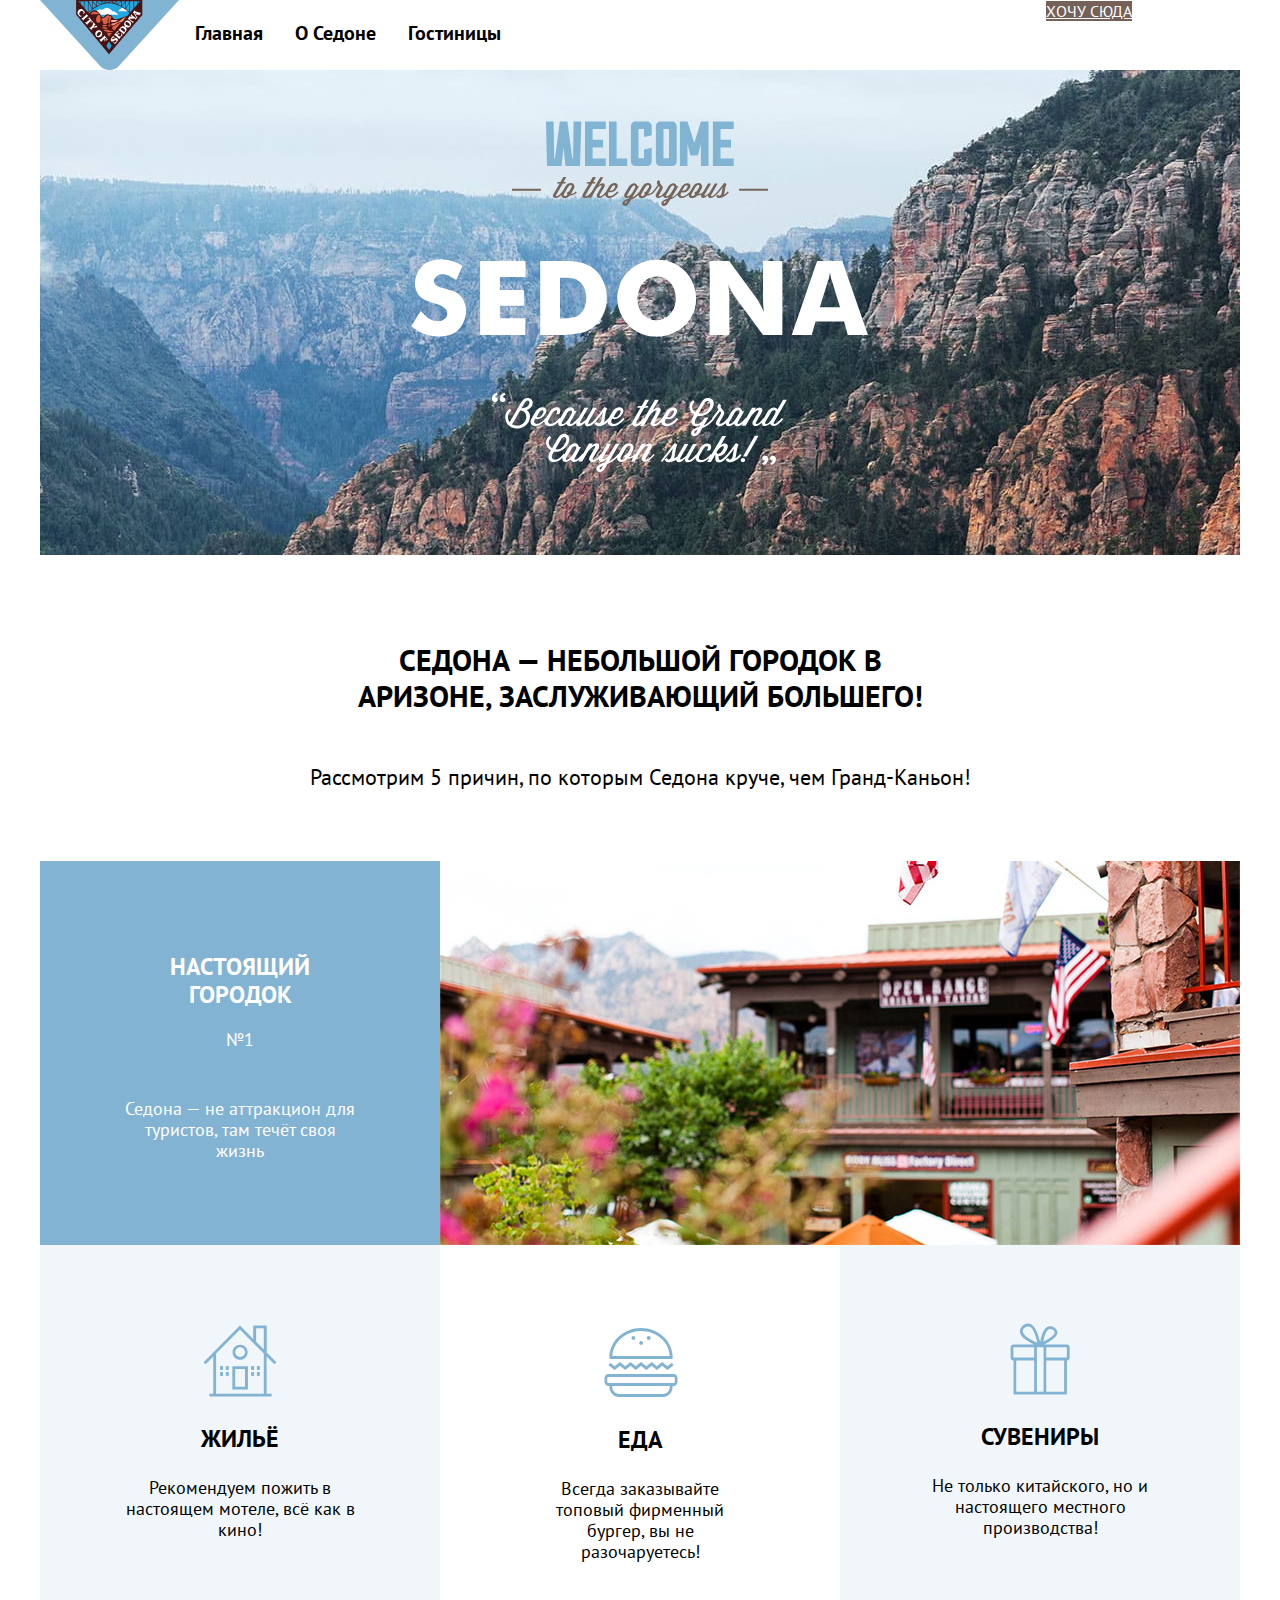
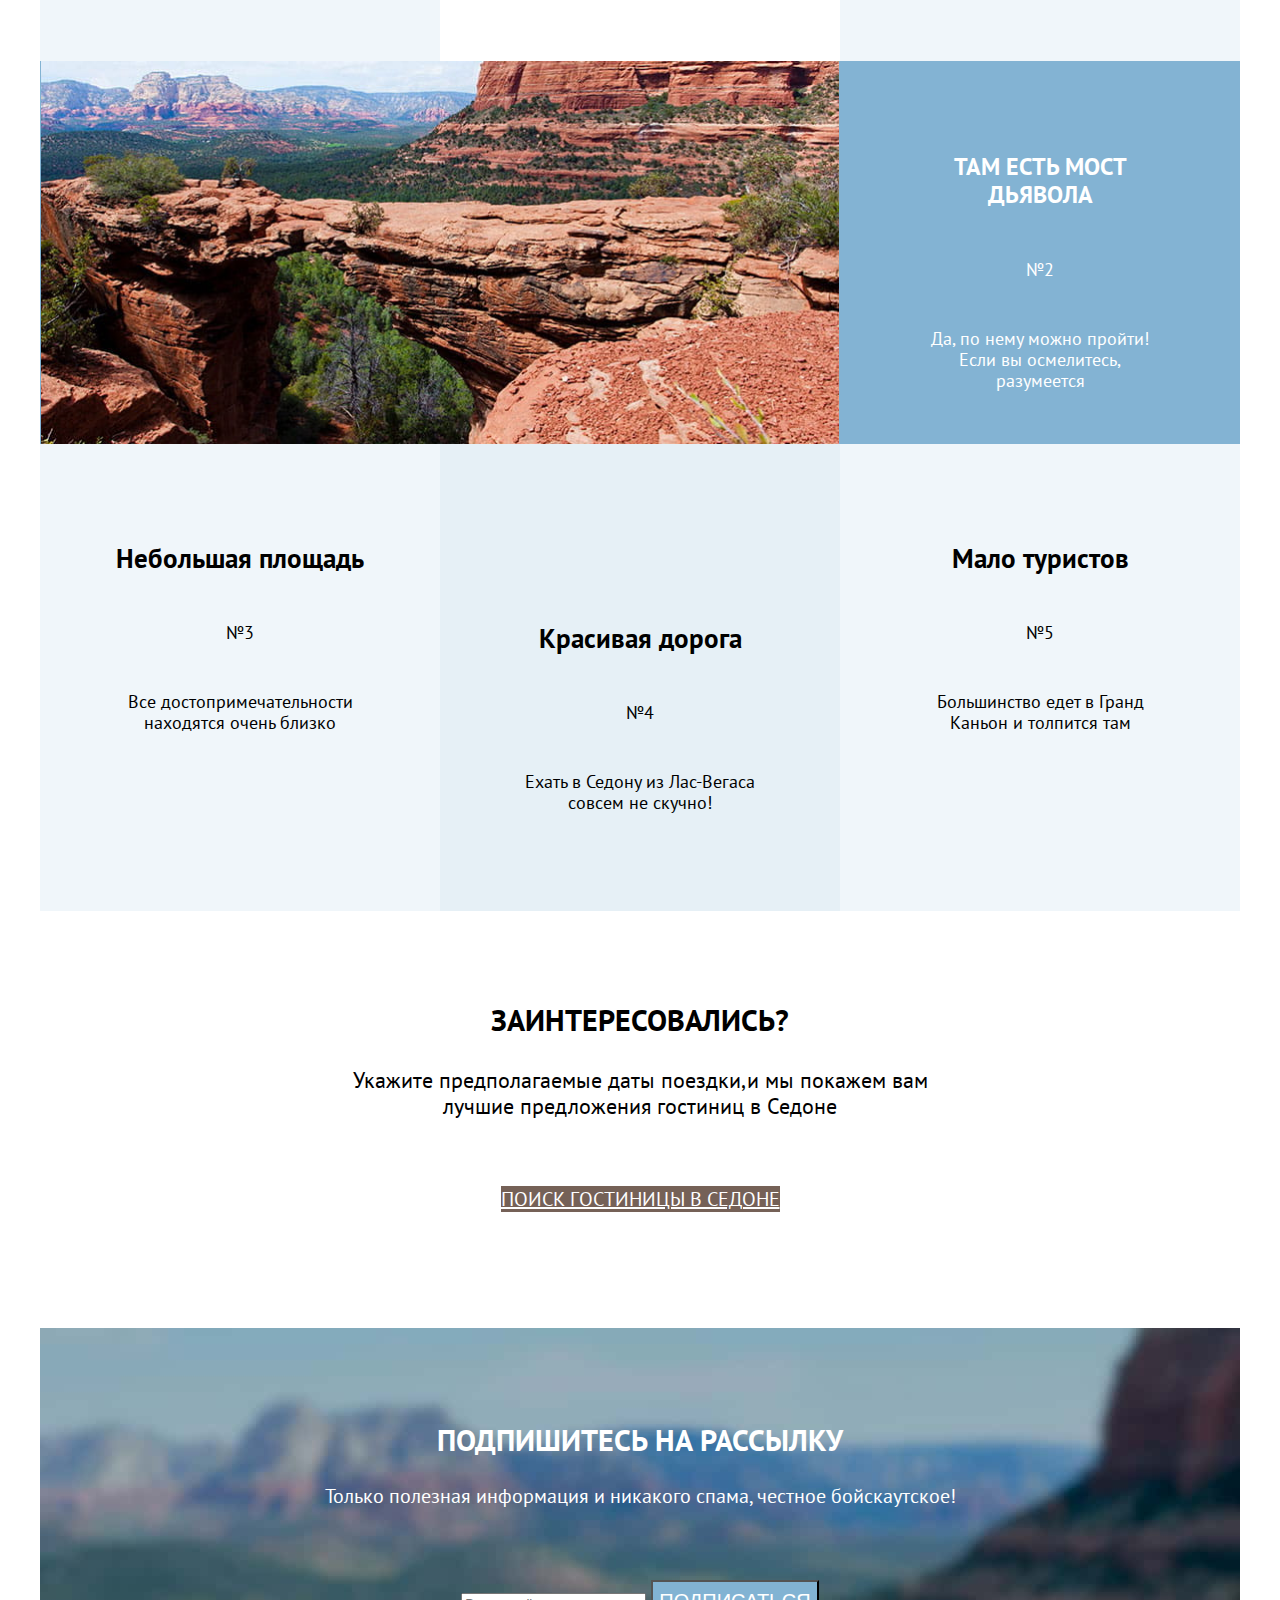
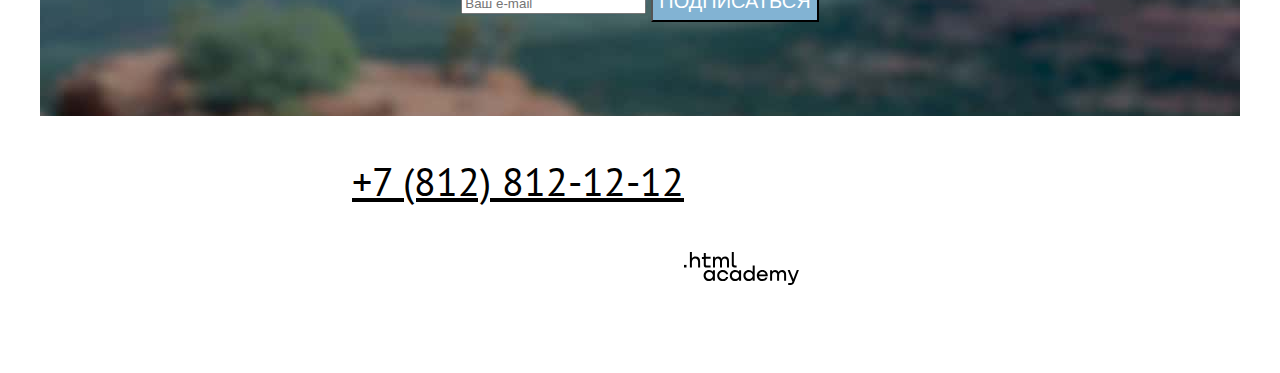
<file: index.html>
<!DOCTYPE html>
<html lang="ru">

  <head>
    <meta charset="utf-8">
    <title>Седона</title>
    <link rel="stylesheet" href="styles/styles.css">
  </head>

  <body>
    <div class="page-container">
      <header class="page-header">
        <img class="navigation-logo" src="./images/main-logo.svg" width="139" height="70" alt="Логотип Седона">
        <nav class="navigation">
          <ul class="navigation-list">
            <li class="navigation-item">
              <a class="navigation-link navigation-link-current">Главная</a>
            </li>
            <li class="navigation-item">
              <a class="navigation-link" href="about.html">О Седоне</a>
            </li>
            <li class="navigation-item">
              <a class="navigation-link" href="catalog.html">Гостиницы</a>
            </li>
          </ul>
          <ul class="navigation-list navigation-user">
            <li class="navigation-item">
              <a class="navigation-link" href="#"><span class="visually-hidden">Поиск</span></a>
            </li>
            <li class="navigation-item">
              <a class="navigation-link" href="#"><span class="visually-hidden">Избранное</span></a>
            </li>
            <li class="navigation-item">
              <a class="navigation-buttom" href="#">Хочу сюда</a>
            </li>
          </ul>
        </nav>
      </header>

      <main class="main-container main-index">
        <a class="visually-hidden">Добро пожаловать в Седону</a>
        <div class="background">
          <img class="main-logo" src="./images/welcome-logo.svg" width="458" height="352"
            alt="Welcome to the gorgeous Sedona">
        </div>

        <div class="main-description">
          <h1 class="main-title">Седона — небольшой городок в Аризоне, заслуживающий большего!</h1>
          <p class="main-title-description">Рассмотрим 5 причин, по которым Седона круче, чем Гранд-Каньон!</p>
        </div>
        <section class="advantages">
          <ol class="advantages-list">
            <li class="advantages-item">
              <div class="advantages-card advantages-1">
                <div class="card">
                  <h2 class="advantages-title-white">Настоящий городок</h2>
                  <p class="advantages-number">№1</p>
                  <p class="advantages-description">Седона — не аттракцион для туристов, там течёт своя жизнь</p>
                </div>
                <img src="./images/view-sedona.jpg" width="800" height="384" alt="Вид на каньон Седоны">
              </div>
              <ul class="advantages-2">
                <li class="advantages-house advantages-item">
                  <div class="card">
                    <img class="advantages-icon house" src="images/icon_house.svg" width="75" height="72" alt="house">
                    <h3 class="advantages-title advantages-title-2" advantages-title-2>Жильё</h3>
                    <p class="advantages-description-2">Рекомендуем пожить в настоящем мотеле, всё как в кино!</p>
                  </div>
                </li>
                <li class="advantages-meal advantages-item">
                  <div class="card">
                    <img class="advantages-icon meal" src="images/icon_meal.svg" width="75" height="72" alt="house">
                    <h3 class="advantages-title advantages-title-2">Еда</h3>
                    <p class="advantages-description-2">Всегда заказывайте топовый фирменный бургер, вы не разочаруетесь!
                    </p>
                  </div>
                </li>
                <li class="advantages-souvenirs advantages-item">
                  <div class="card">
                    <img class="advantages-icon present" src="images/icon_present.svg" width="75" height="72" alt="house">
                    <h3 class="advantages-title advantages-title-2">Сувениры</h3>
                    <p class="advantages-description-2">Не только китайского, но и настоящего местного производства!</p>
                  </div>
                </li>
              </ul>
            </li>
            <li class="advantages-bridge advantages-item">
              <div class="advantages-3">
                <img src="./images/photo-canion.jpg" width="800" height="383" alt="вид на каньон">
                <div class="card">
                  <h2 class="advantages-title-white">Там есть мост дьявола</h2>
                  <p class="advantages-description-number">№2</p>
                  <p class="advantages-description">Да, по нему можно пройти! Если вы осмелитесь, разумеется</p>
                </div>
              </div>
            </li>
            <div class="advantages-4">
              <li class=" card advantages-square advantages-item">
                <h2 class="advantages-title-4">Небольшая площадь</h2>
                <p class="advantages-description">№3</p>
                <p class="advantages-description">Все достопримечательности находятся очень близко</p>
              </li>
              <li class=" card advantages-road advantages-item">
                <h2 class="advantages-title-4">Красивая дорога</h2>
                <p class="advantages-description">№4</p>
                <p class="advantages-description">Ехать в Седону из Лас-Вегаса совсем не скучно!</p>
              </li>
              <li class=" card advantages-tourists advantages-item">
                <h2 class="advantages-title-4">Мало туристов</h2>
                <p class="advantages-description">№5</p>
                <p class="advantages-description">Большинство едет в Гранд Каньон и толпится там</p>
              </li>
            </div>
        </section>
        </ol>
        </section>
        <section class="hotel-search">
          <h2 class="hoteles-titel">Заинтересовались?</h2>
          <p class="dates"> Укажите предполагаемые даты поездки,и мы покажем вам лучшие предложения гостиниц в Седоне
          </p>
          <a class="search-button" href="catalog.html">Поиск гостиницы в Седоне</a>
        </section>
        <section class="subscription">
          <h2 class="subscription-title">Подпишитесь на рассылку</h2>
          <p class="subscription-description">Только полезная информация и никакого спама, честное бойскаутское!</p>
          <form class="subscription-form" action="https://echo.htmlacademy.ru/" method="post">
            <input class="field" placeholder="Ваш e-mail" type="email" name="subsription-email" id="subsription-email">
            <button class="button-subsription-email" type="submit">Подписаться</button>
          </form>
        </section>
    </div>
    </main>

    <footer class="page-footer">
      <div class="page-footer-container">
        <section class="footer-social">
          <h2 class="visually-hidden">Контакты</h2>
          <ul class="footer-social-list">
            <li class="footer-social-item">
              <a class="button" href="https://vk.com/htmlacademy">
                <span class="visually-hidden">ВКонтакте</span>
              </a>
            </li>
            <li class="footer-social-item">
              <a class="button" href="https://t.me/htmlacademy">
                <span class="visually-hidden">Телеграм</span>
              </a>
            </li>
            <li class="footer-social-item">
              <a class="button" href=" https://www.youtube.com/user/htmlacademyru">
                <span class="visually-hidden">Ютуб</span>
              </a>
            </li>
          </ul>
        </section>
        <div class="footer-contacts">
          <h2 class="visually-hidden">Телефон</h2>
            <a class="footer-contacts-phone" href="tel:+78128121212">+7 (812) 812-12-12</a>
        </div>
        <div class="footer-logo">
          <a class="logo-html" href="https://htmlacademy.ru/">
            <img class="footer-logo" src="./images/logo_htmlacademy.svg" width="115" height="34" alt="Логотип htmlacademy">
          </a>
        </div>
      </div>
    </footer>
  </body>

</html>
</file>
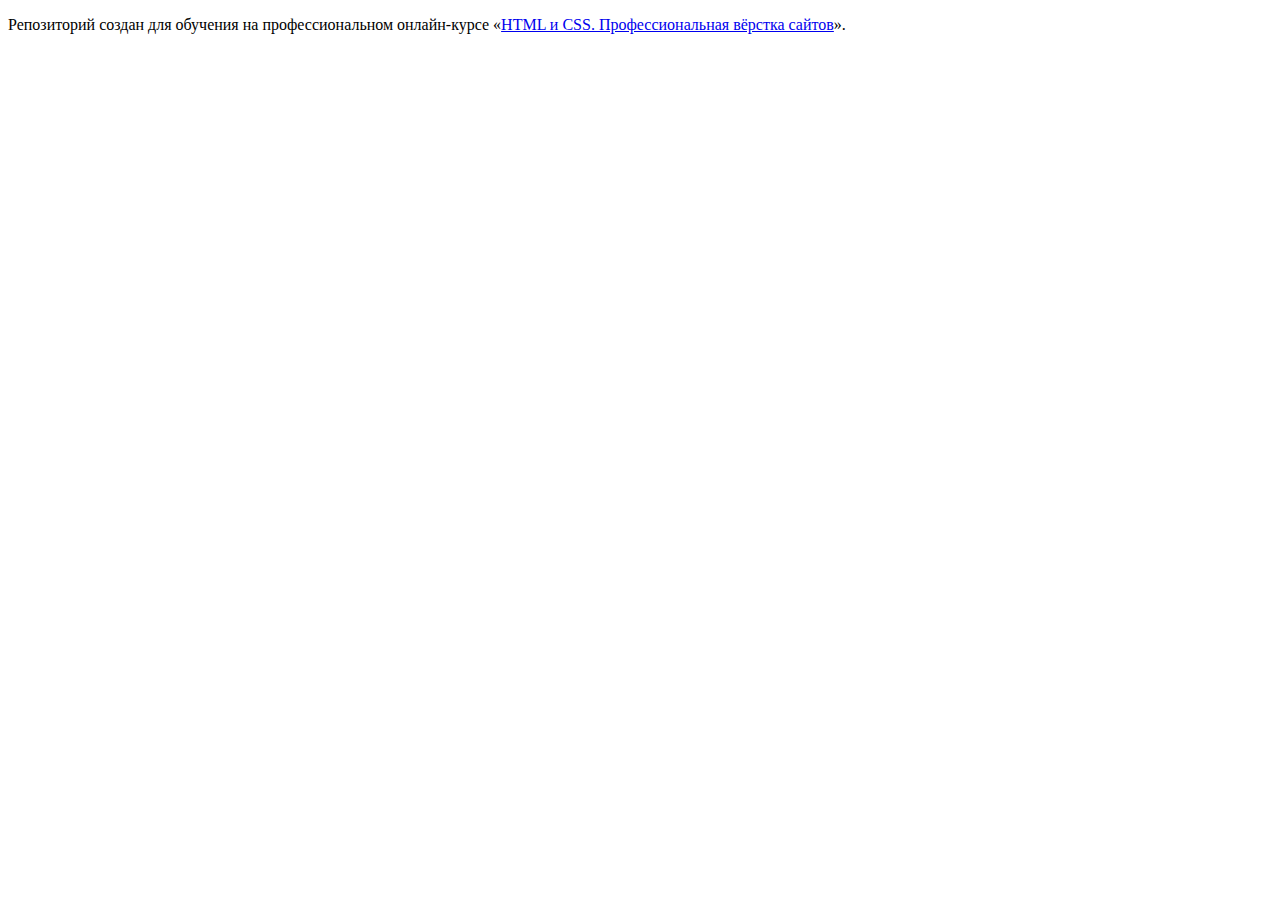
<file: 1/index.html>
<!DOCTYPE html>
<html lang="ru">
  <head>
    <meta charset="utf-8">
    <title>HTML Academy: Седона</title>
    <base href="https://htmlacademy-htmlcss.github.io/2053165-sedona-34/1/">
</head>
  <body>

    <p>Репозиторий создан для обучения на профессиональном онлайн‑курсе «<a href="https://htmlacademy.ru/intensive/htmlcss">HTML и CSS. Профессиональная вёрстка сайтов</a>».</p>

  </body>
</html>
</file>
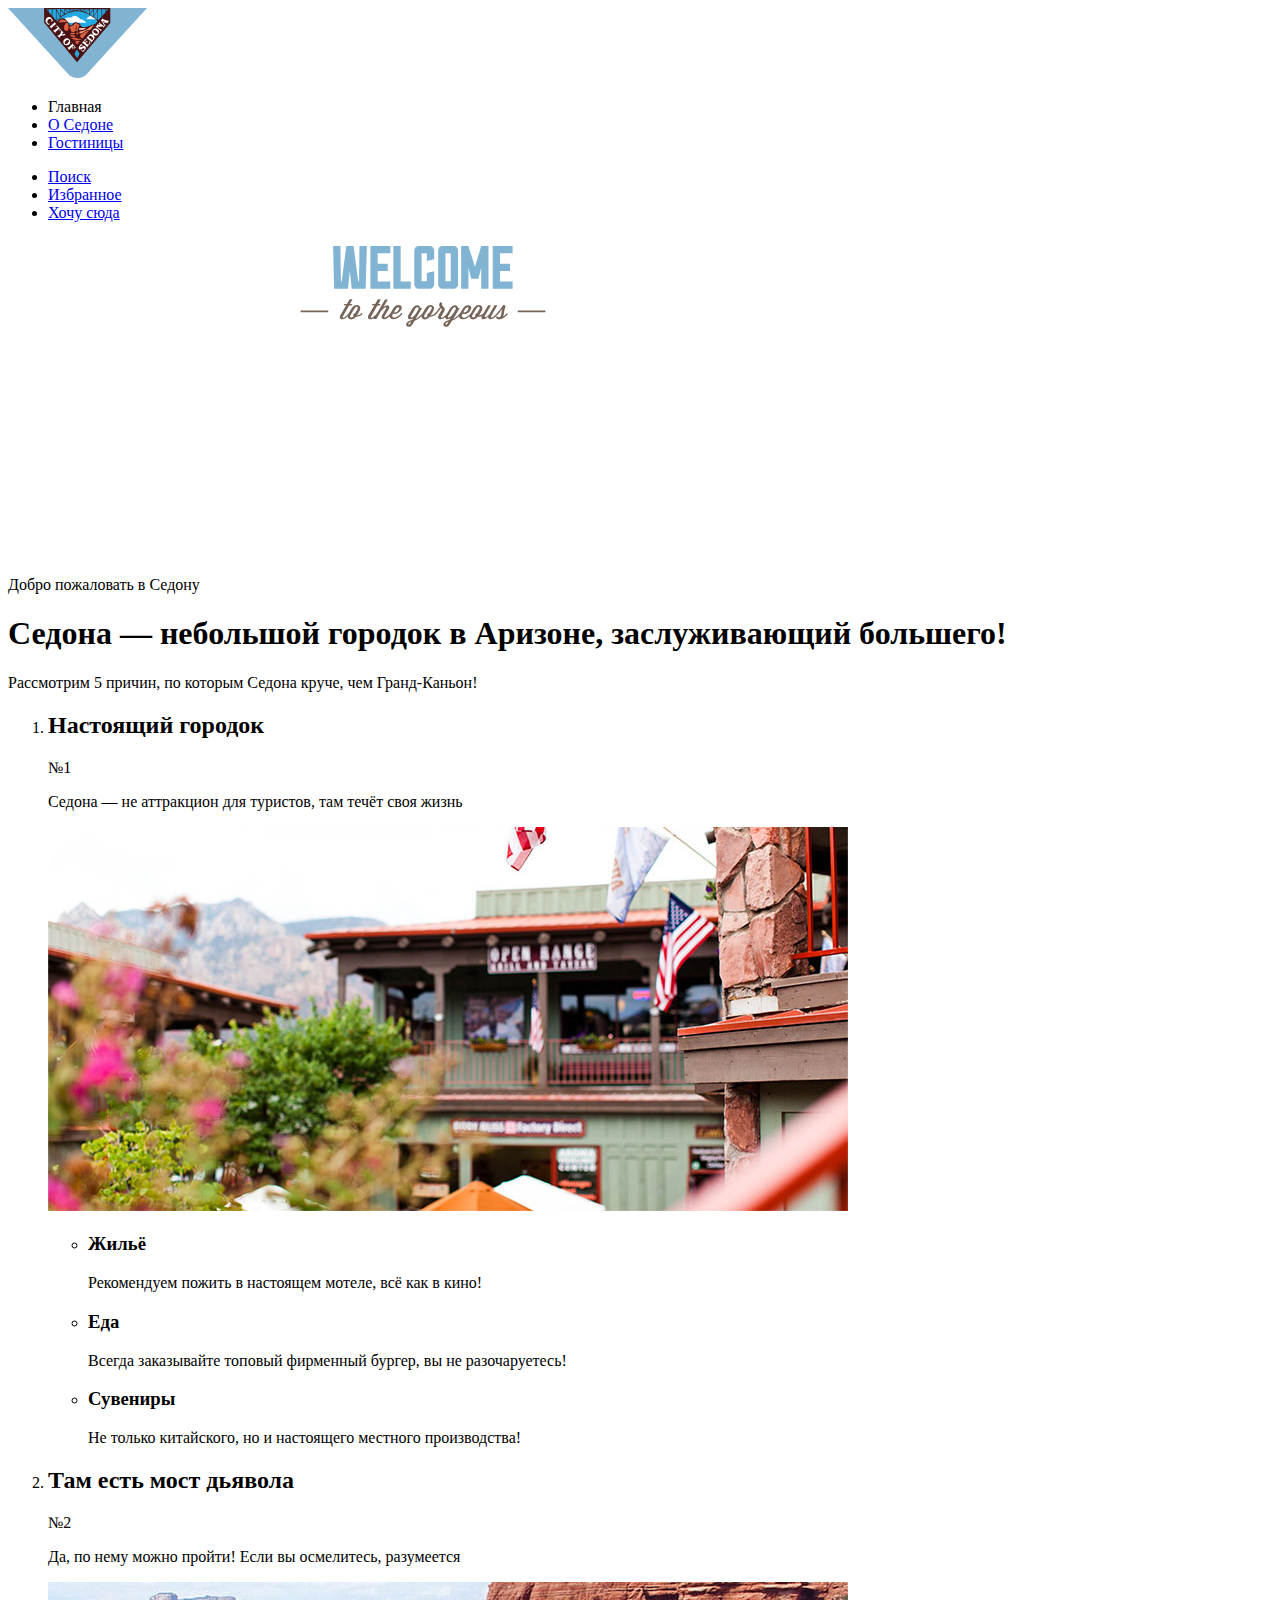
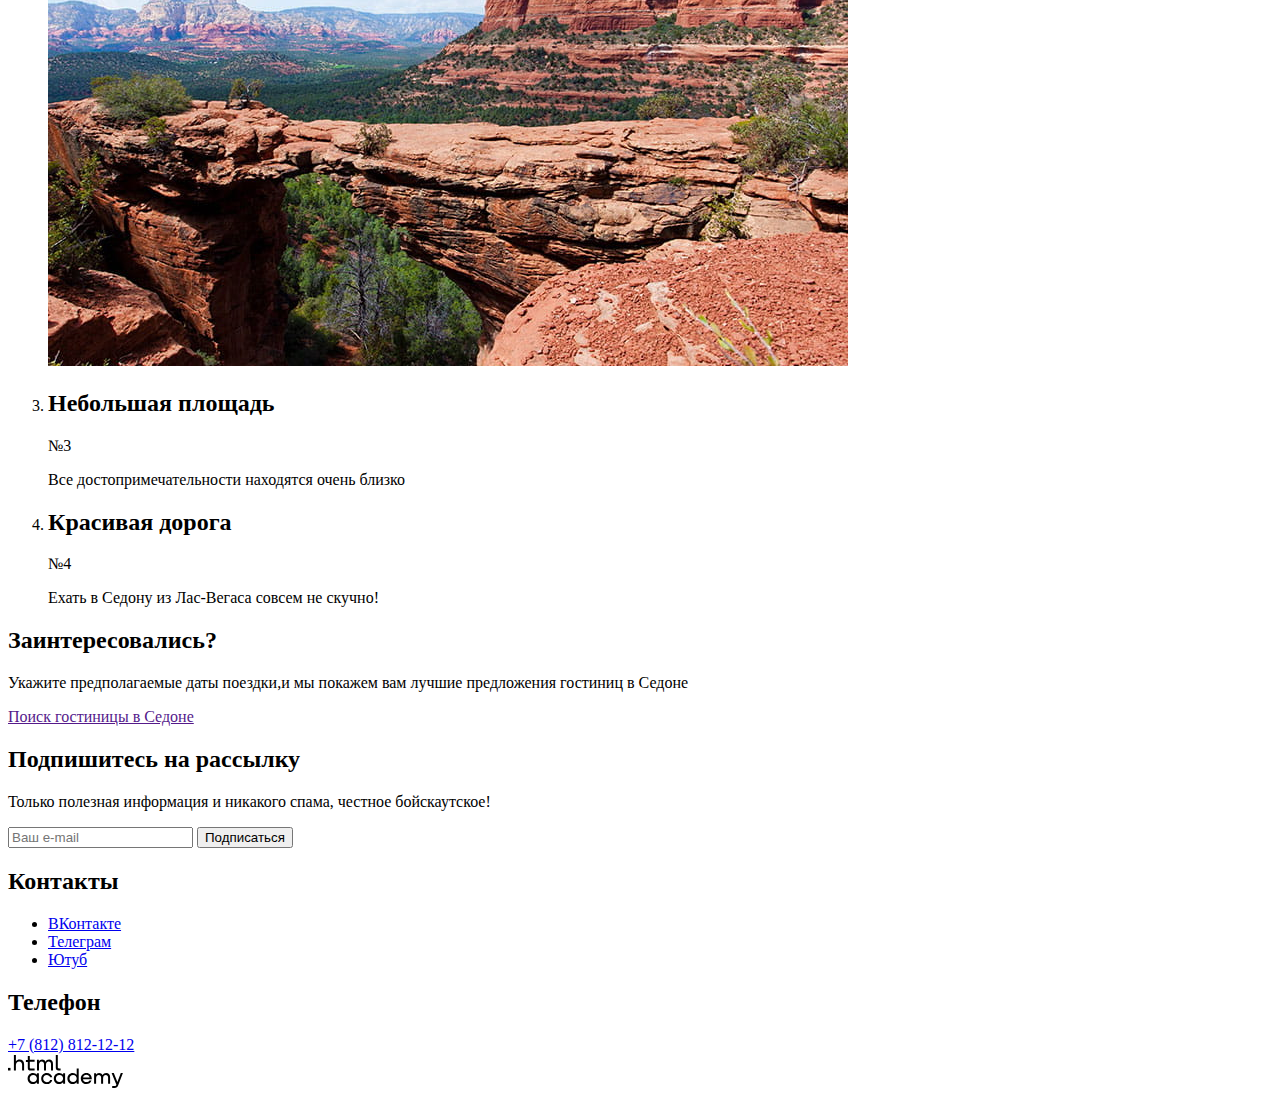
<file: 6/index.html>
<!DOCTYPE html>
<html lang="ru">
  <head>
    <meta charset="utf-8">
    <title>Седона</title>
    <base href="https://htmlacademy-htmlcss.github.io/2053165-sedona-34/6/">
</head>
  <body>


  <header class="page-header">
    <img class="page-header-logo" src="./images/main-logo.svg" width="139" height="70" alt="Логотип Седона">
      <nav class="navigation">
        <ul class="navigation-list">
          <li class="navigation-item">
            <a class="navigation-link navigation-link-current">Главная</a>
          </li>
          <li class="navigation-item">
            <a class="navigation-link" href="about.html">О Седоне</a>
          </li>
          <li class="navigation-item">
            <a class="navigation-link" href="hotel.html">Гостиницы</a>
          </li>
        </ul>
      </nav>
        <ul class="navigation-user">
          <li class="navigation-item">
            <a class="navigation-link" href="#"><span class="visually-hidden">Поиск</span></a>
          </li>
          <li class="navigation-item">
            <a class="navigation-link" href="#"><span class="visually-hidden">Избранное</span></a>
          </li>
          <li class="navigation-item">
            <a class="navigation-link" href="#">Хочу сюда</a>
          </li>
        </ul>
   </header>

<main class="main-index">
  <div>
    <a class="visually-hiden">Добро пожаловать в Седону</a>
    <img class="logo" src="./images/welcome-logo.svg" width="438" height="352" alt="Welcome to the gorgeous Sedona">
  </div>
  <section class="advantages">
    <h1 class="advantages-title">Седона — небольшой городок в Аризоне, заслуживающий большего!</h1>
      <p class="advantages-description">Рассмотрим 5 причин, по которым Седона круче, чем Гранд-Каньон!</p>
        <ol class="advantages-list">
          <li class="advantages-item">
            <div class="advantages-card">
              <h2 class="advantages-title">Настоящий городок</h2>
              <p class="advantages-description">№1</p>
              <p class="advantages-description">Седона — не аттракцион для туристов, там течёт своя жизнь</p>
            </div>
            <div class="advantages-img">
              <img src="./images/view-sedona.jpg" width="800" height="384" alt="Вид на каньон Седоны">
            </div>
            <ul>
              <li class="advantages-item">
                <div class="card">
                <h3 class="advantages-title">Жильё</h3>
                <p class="advantages-description">Рекомендуем пожить в настоящем мотеле, всё как в кино!</p>
                </div>
              </li>
              <li class="advantages-item">
                <div class="card">
                <h3 class="advantages-title">Еда</h3>
                <p class="advantages-description">Всегда заказывайте топовый фирменный бургер, вы не разочаруетесь!</p>
                </div>
              </li>
              <li class="advantages-item">
                <div class="card">
                <h3 class="advantages-title">Сувениры</h3>
                <p class="advantages-description">Не только китайского, но и настоящего местного производства!</p>
                </div>
              </li>
            </ul>
          </li>
          <li class="advantages-item">
            <h2 class="advantages-title">Там есть мост дьявола</h2>
              <p class="advantages-description">№2</p>
              <p class="advantages-description">Да, по нему можно пройти! Если вы осмелитесь, разумеется</p>
            <div class="advantages-img">
              <img src="./images/photo-canion.jpg" width="800" height="384" alt="вид на каньон">
            </div>
          </li>
          <li class="advantages-item">
            <h2 class="advantages-title">Небольшая площадь</h2>
              <p class="advantages-description">№3</p>
              <p class="advantages-description">Все достопримечательности находятся очень близко</p>
          </li>
          <li class="advantages-item">
            <h2 class="advantages-title">Красивая дорога</h2>
              <p class="advantages-description">№4</p>
              <p class="advantages-description">Ехать в Седону из Лас-Вегаса совсем не скучно!</p>
          </li>
        </ol>
    </section>
    <section>
      <h2 class="hoteles-titel">Заинтересовались?</h2>
        <p>Укажите предполагаемые даты поездки,и мы покажем вам лучшие предложения гостиниц в Седоне</p>
        <a href="">Поиск гостиницы в Седоне</a>
    </section>
    <section class="subscription">
      <h2 class="subscription-title">Подпишитесь на рассылку</h2>
        <p>Только полезная информация и никакого спама, честное бойскаутское!</p>
        <form class="subscription-form" action="https://echo.htmlacademy.ru/" method="post">
        <input class="field" placeholder="Ваш e-mail" type="email" name="subsription-email" id="subsription-email">
        <button class="button-subsription-email" type="submit">Подписаться</button>
        </form>
    </section>
  </main>

    <footer class="page-footer">
      <section class="footer-social">
      <h2 class="visually-hidden">Контакты</h2>
      <ul>
        <li class="footer-social-item">
          <a class="button" href="https://vk.com/htmlacademy">
            <span class="visually-hidden">ВКонтакте</span>
          </a>
        </li>
        <li class="footer-social-item">
          <a class="button" href="https://t.me/htmlacademy">
            <span class="visually-hidden">Телеграм</span>
          </a>
        </li>
        <li class="footer-social-item">
          <a class="button" href=" https://www.youtube.com/user/htmlacademyru">
            <span class="visually-hidden">Ютуб</span>
          </a>
        </li>
      </ul>
      <div class="footer-contacts">
        <h2 class="visually-hidden">Телефон</h2>
        <a class="footer-contacts-phone" href="tel:+78128121212">+7 (812) 812-12-12</a>
      </div>
      </section>

      <div>
        <a class="logo-html" href="https://htmlacademy.ru/">
        <img class="logo" src="./images/logo_htmlacademy.svg" width="115" height="34" alt="Логотип htmlacademy">
        </a>
      </div>
    </footer>
  </body>
</html>
</file>
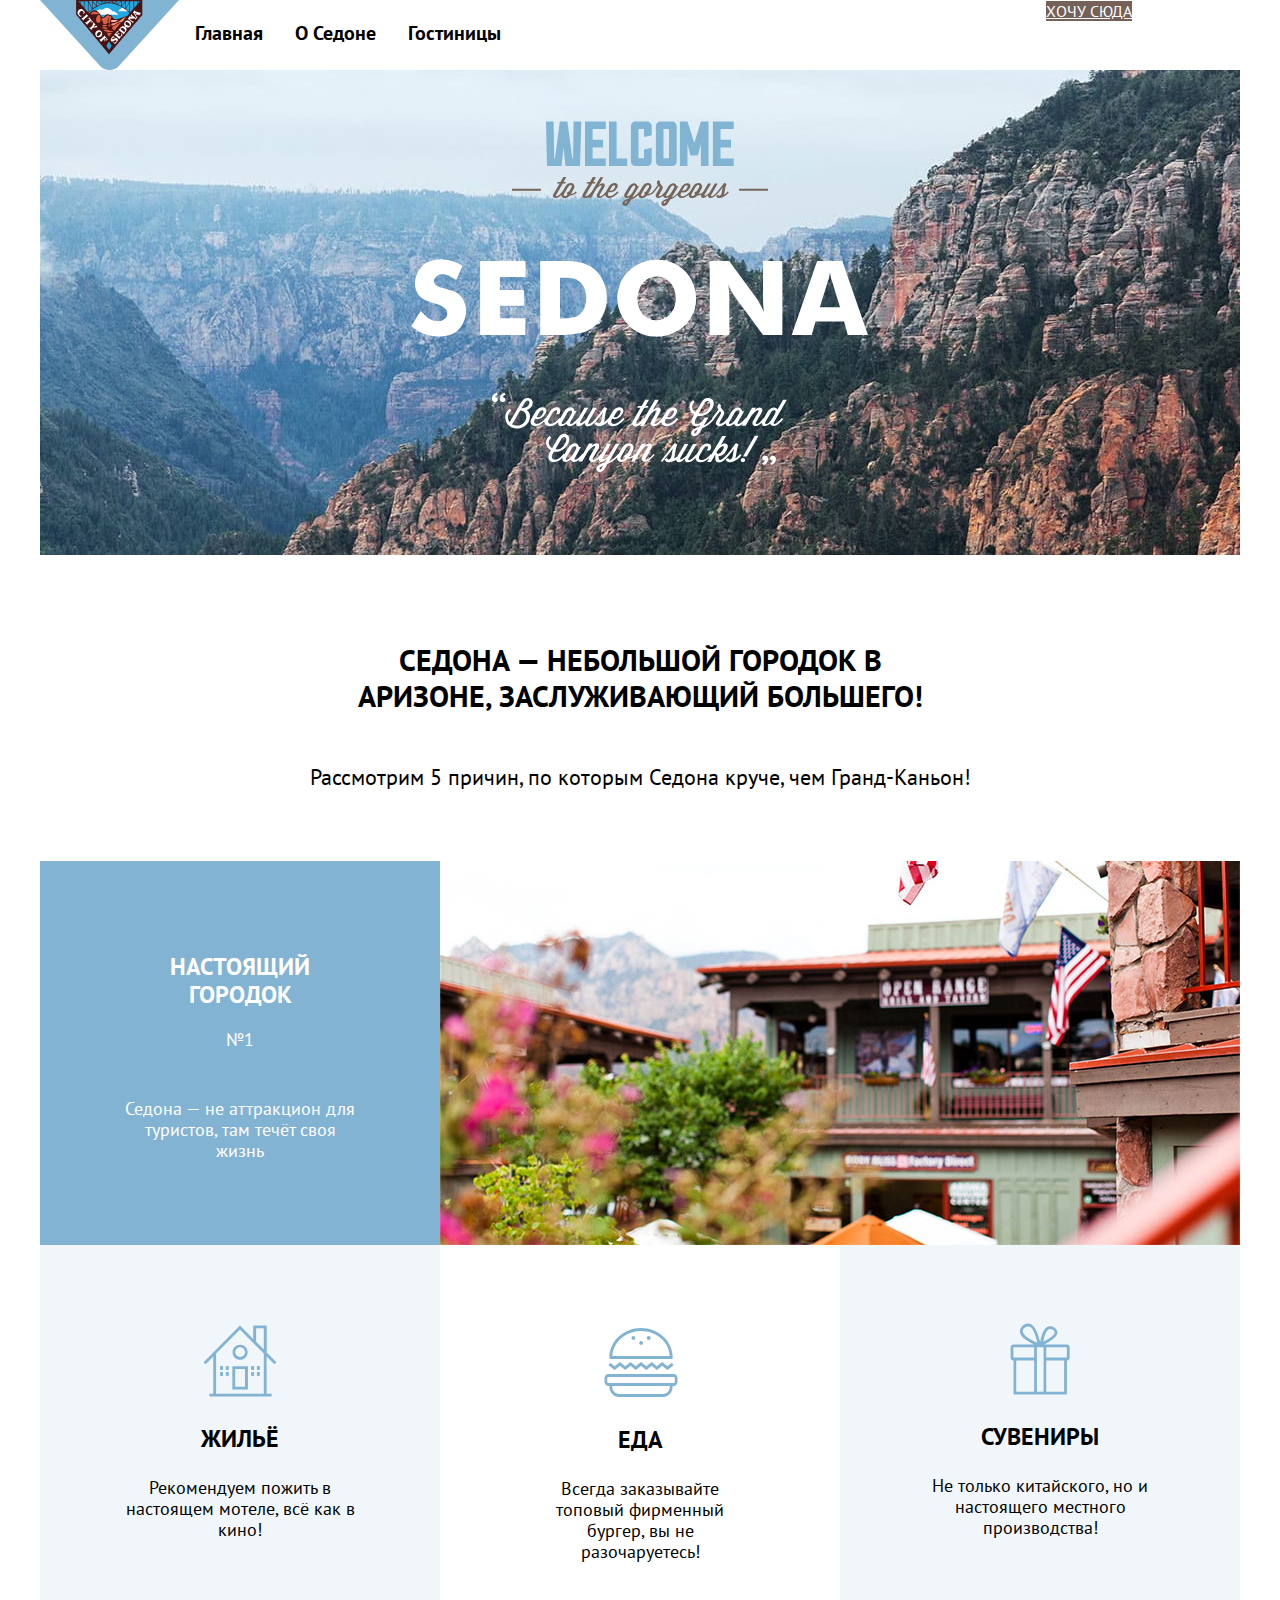
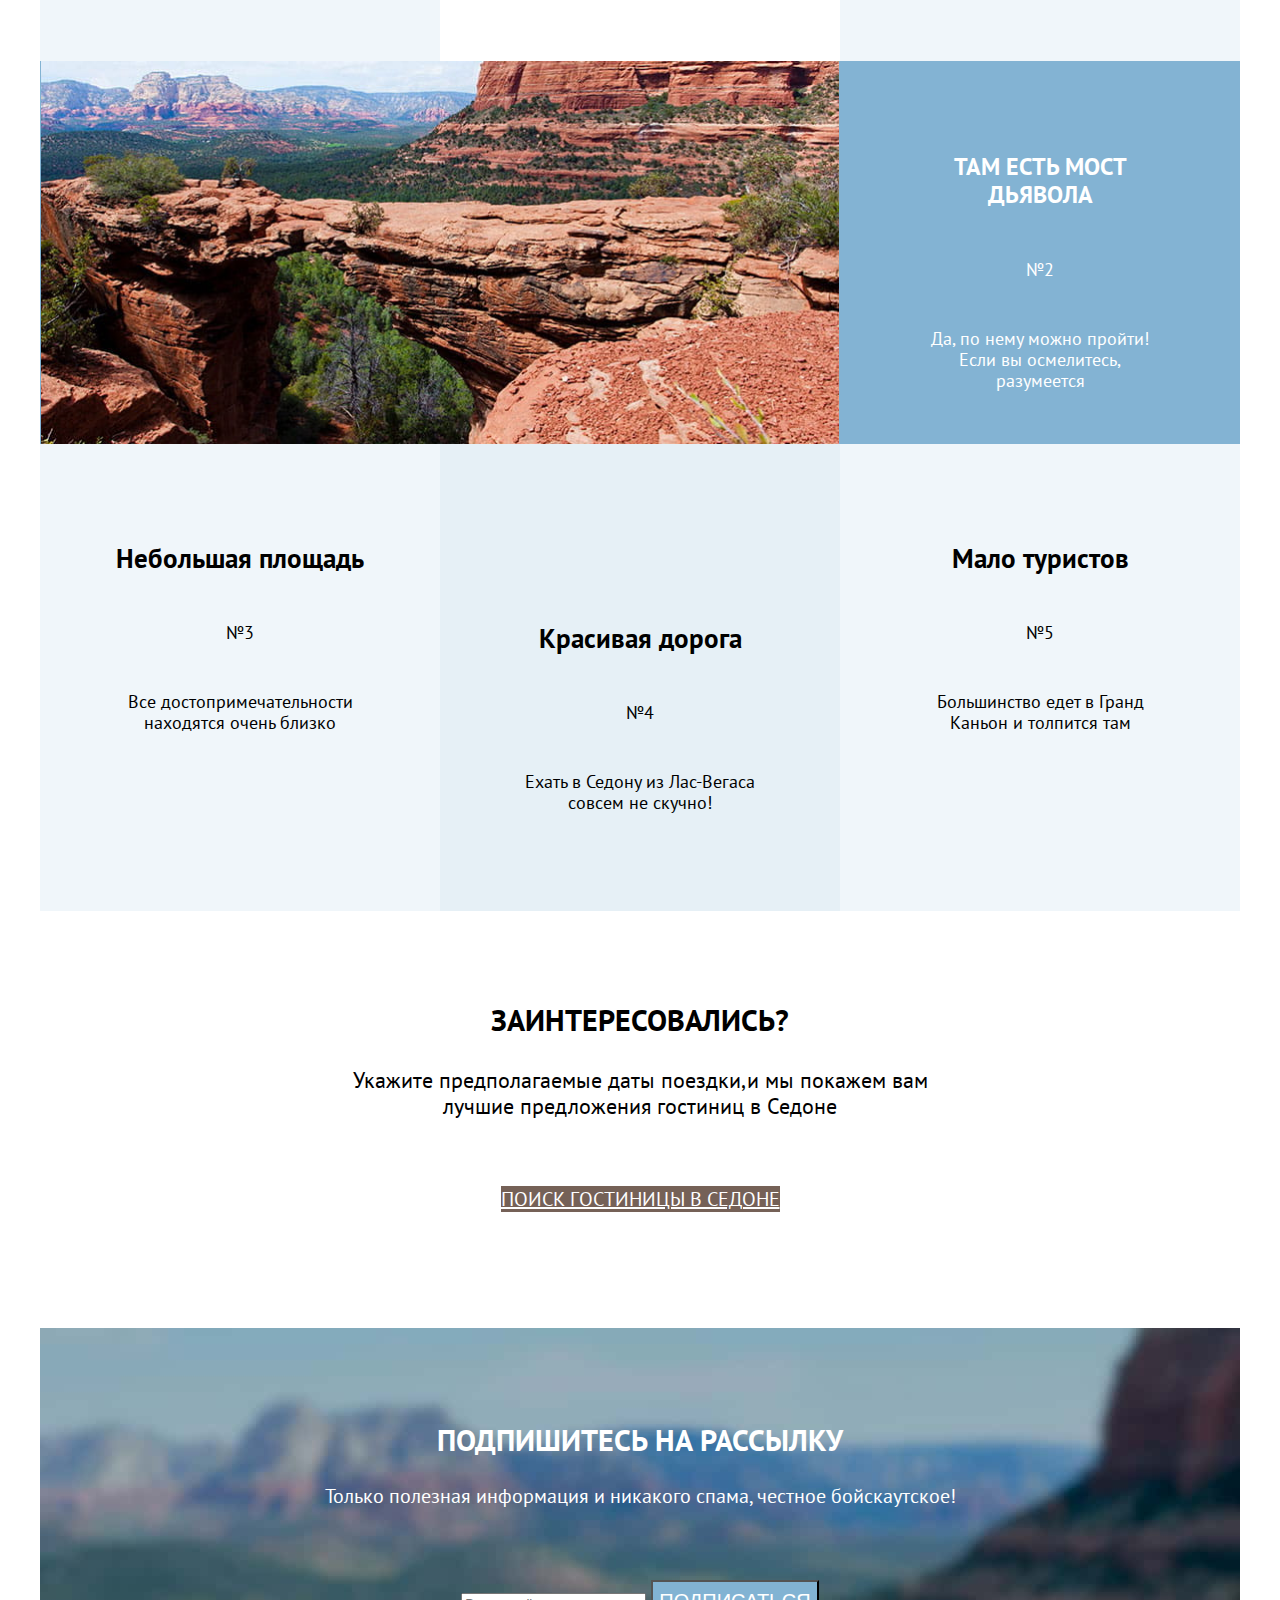
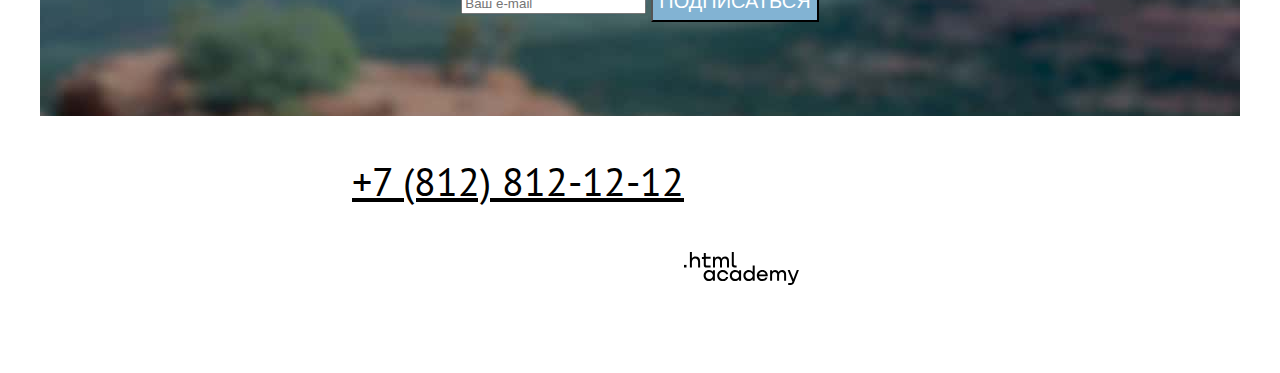
<file: 7/index.html>
<!DOCTYPE html>
<html lang="ru">

  <head>
    <meta charset="utf-8">
    <title>Седона</title>
    <link rel="stylesheet" href="styles/styles.css">
    <base href="https://htmlacademy-htmlcss.github.io/2053165-sedona-34/7/">
</head>

  <body>
    <div class="page-container">
      <header class="page-header">
        <img class="navigation-logo" src="./images/main-logo.svg" width="139" height="70" alt="Логотип Седона">
        <nav class="navigation">
          <ul class="navigation-list">
            <li class="navigation-item">
              <a class="navigation-link navigation-link-current">Главная</a>
            </li>
            <li class="navigation-item">
              <a class="navigation-link" href="about.html">О Седоне</a>
            </li>
            <li class="navigation-item">
              <a class="navigation-link" href="catalog.html">Гостиницы</a>
            </li>
          </ul>
          <ul class="navigation-list navigation-user">
            <li class="navigation-item">
              <a class="navigation-link" href="#"><span class="visually-hidden">Поиск</span></a>
            </li>
            <li class="navigation-item">
              <a class="navigation-link" href="#"><span class="visually-hidden">Избранное</span></a>
            </li>
            <li class="navigation-item">
              <a class="navigation-buttom" href="#">Хочу сюда</a>
            </li>
          </ul>
        </nav>
      </header>

      <main class="main-container main-index">
        <a class="visually-hidden">Добро пожаловать в Седону</a>
        <div class="background">
          <img class="main-logo" src="./images/welcome-logo.svg" width="458" height="352"
            alt="Welcome to the gorgeous Sedona">
        </div>

        <div class="main-description">
          <h1 class="main-title">Седона — небольшой городок в Аризоне, заслуживающий большего!</h1>
          <p class="main-title-description">Рассмотрим 5 причин, по которым Седона круче, чем Гранд-Каньон!</p>
        </div>
        <section class="advantages">
          <ol class="advantages-list">
            <li class="advantages-item">
              <div class="advantages-card advantages-1">
                <div class="card">
                  <h2 class="advantages-title-white">Настоящий городок</h2>
                  <p class="advantages-number">№1</p>
                  <p class="advantages-description">Седона — не аттракцион для туристов, там течёт своя жизнь</p>
                </div>
                <img src="./images/view-sedona.jpg" width="800" height="384" alt="Вид на каньон Седоны">
              </div>
              <ul class="advantages-2">
                <li class="advantages-house advantages-item">
                  <div class="card">
                    <img class="advantages-icon house" src="images/icon_house.svg" width="75" height="72" alt="house">
                    <h3 class="advantages-title advantages-title-2" advantages-title-2>Жильё</h3>
                    <p class="advantages-description-2">Рекомендуем пожить в настоящем мотеле, всё как в кино!</p>
                  </div>
                </li>
                <li class="advantages-meal advantages-item">
                  <div class="card">
                    <img class="advantages-icon meal" src="images/icon_meal.svg" width="75" height="72" alt="house">
                    <h3 class="advantages-title advantages-title-2">Еда</h3>
                    <p class="advantages-description-2">Всегда заказывайте топовый фирменный бургер, вы не разочаруетесь!
                    </p>
                  </div>
                </li>
                <li class="advantages-souvenirs advantages-item">
                  <div class="card">
                    <img class="advantages-icon present" src="images/icon_present.svg" width="75" height="72" alt="house">
                    <h3 class="advantages-title advantages-title-2">Сувениры</h3>
                    <p class="advantages-description-2">Не только китайского, но и настоящего местного производства!</p>
                  </div>
                </li>
              </ul>
            </li>
            <li class="advantages-bridge advantages-item">
              <div class="advantages-3">
                <img src="./images/photo-canion.jpg" width="800" height="383" alt="вид на каньон">
                <div class="card">
                  <h2 class="advantages-title-white">Там есть мост дьявола</h2>
                  <p class="advantages-description-number">№2</p>
                  <p class="advantages-description">Да, по нему можно пройти! Если вы осмелитесь, разумеется</p>
                </div>
              </div>
            </li>
            <div class="advantages-4">
              <li class=" card advantages-square advantages-item">
                <h2 class="advantages-title-4">Небольшая площадь</h2>
                <p class="advantages-description">№3</p>
                <p class="advantages-description">Все достопримечательности находятся очень близко</p>
              </li>
              <li class=" card advantages-road advantages-item">
                <h2 class="advantages-title-4">Красивая дорога</h2>
                <p class="advantages-description">№4</p>
                <p class="advantages-description">Ехать в Седону из Лас-Вегаса совсем не скучно!</p>
              </li>
              <li class=" card advantages-tourists advantages-item">
                <h2 class="advantages-title-4">Мало туристов</h2>
                <p class="advantages-description">№5</p>
                <p class="advantages-description">Большинство едет в Гранд Каньон и толпится там</p>
              </li>
            </div>
        </section>
        </ol>
        </section>
        <section class="hotel-search">
          <h2 class="hoteles-titel">Заинтересовались?</h2>
          <p class="dates"> Укажите предполагаемые даты поездки,и мы покажем вам лучшие предложения гостиниц в Седоне
          </p>
          <a class="search-button" href="catalog.html">Поиск гостиницы в Седоне</a>
        </section>
        <section class="subscription">
          <h2 class="subscription-title">Подпишитесь на рассылку</h2>
          <p class="subscription-description">Только полезная информация и никакого спама, честное бойскаутское!</p>
          <form class="subscription-form" action="https://echo.htmlacademy.ru/" method="post">
            <input class="field" placeholder="Ваш e-mail" type="email" name="subsription-email" id="subsription-email">
            <button class="button-subsription-email" type="submit">Подписаться</button>
          </form>
        </section>
    </div>
    </main>

    <footer class="page-footer">
      <div class="page-footer-container">
        <section class="footer-social">
          <h2 class="visually-hidden">Контакты</h2>
          <ul class="footer-social-list">
            <li class="footer-social-item">
              <a class="button" href="https://vk.com/htmlacademy">
                <span class="visually-hidden">ВКонтакте</span>
              </a>
            </li>
            <li class="footer-social-item">
              <a class="button" href="https://t.me/htmlacademy">
                <span class="visually-hidden">Телеграм</span>
              </a>
            </li>
            <li class="footer-social-item">
              <a class="button" href=" https://www.youtube.com/user/htmlacademyru">
                <span class="visually-hidden">Ютуб</span>
              </a>
            </li>
          </ul>
        </section>
        <div class="footer-contacts">
          <h2 class="visually-hidden">Телефон</h2>
            <a class="footer-contacts-phone" href="tel:+78128121212">+7 (812) 812-12-12</a>
        </div>
        <div class="footer-logo">
          <a class="logo-html" href="https://htmlacademy.ru/">
            <img class="footer-logo" src="./images/logo_htmlacademy.svg" width="115" height="34" alt="Логотип htmlacademy">
          </a>
        </div>
      </div>
    </footer>
  </body>

</html>
</file>
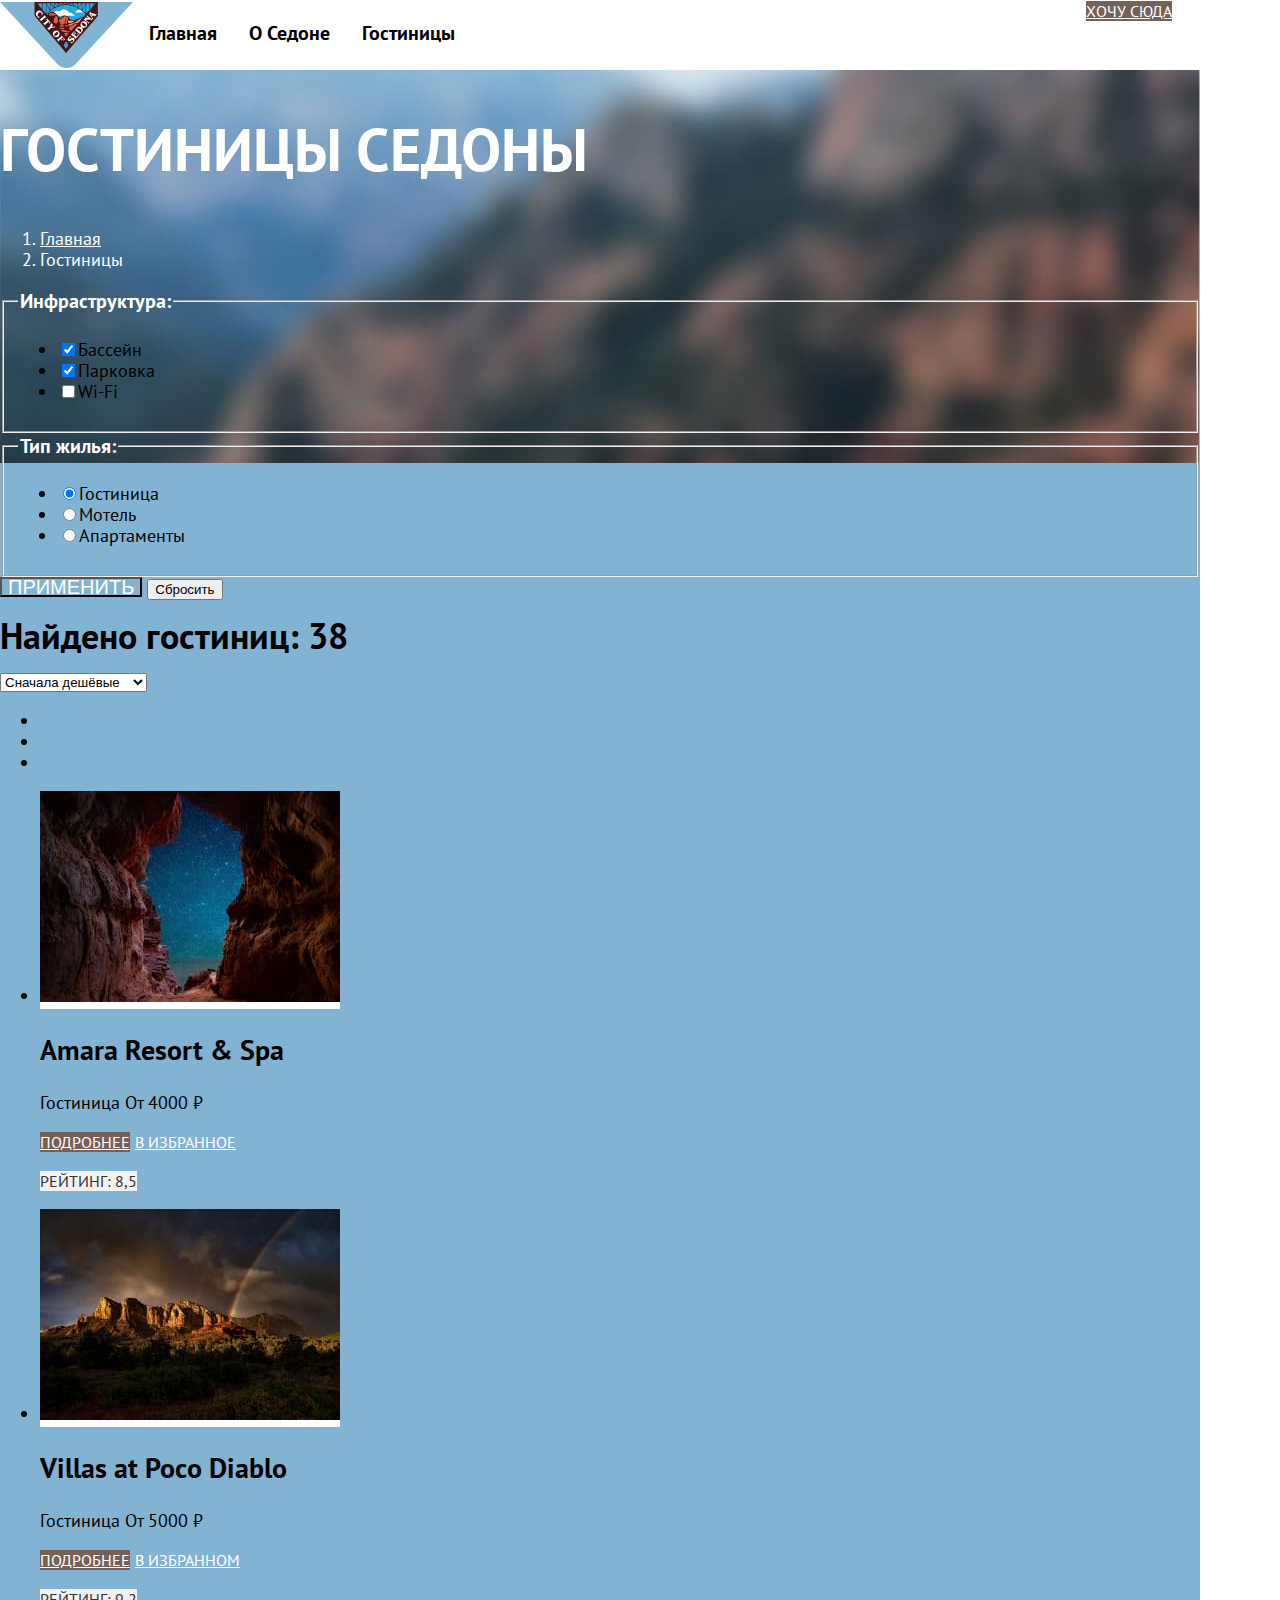
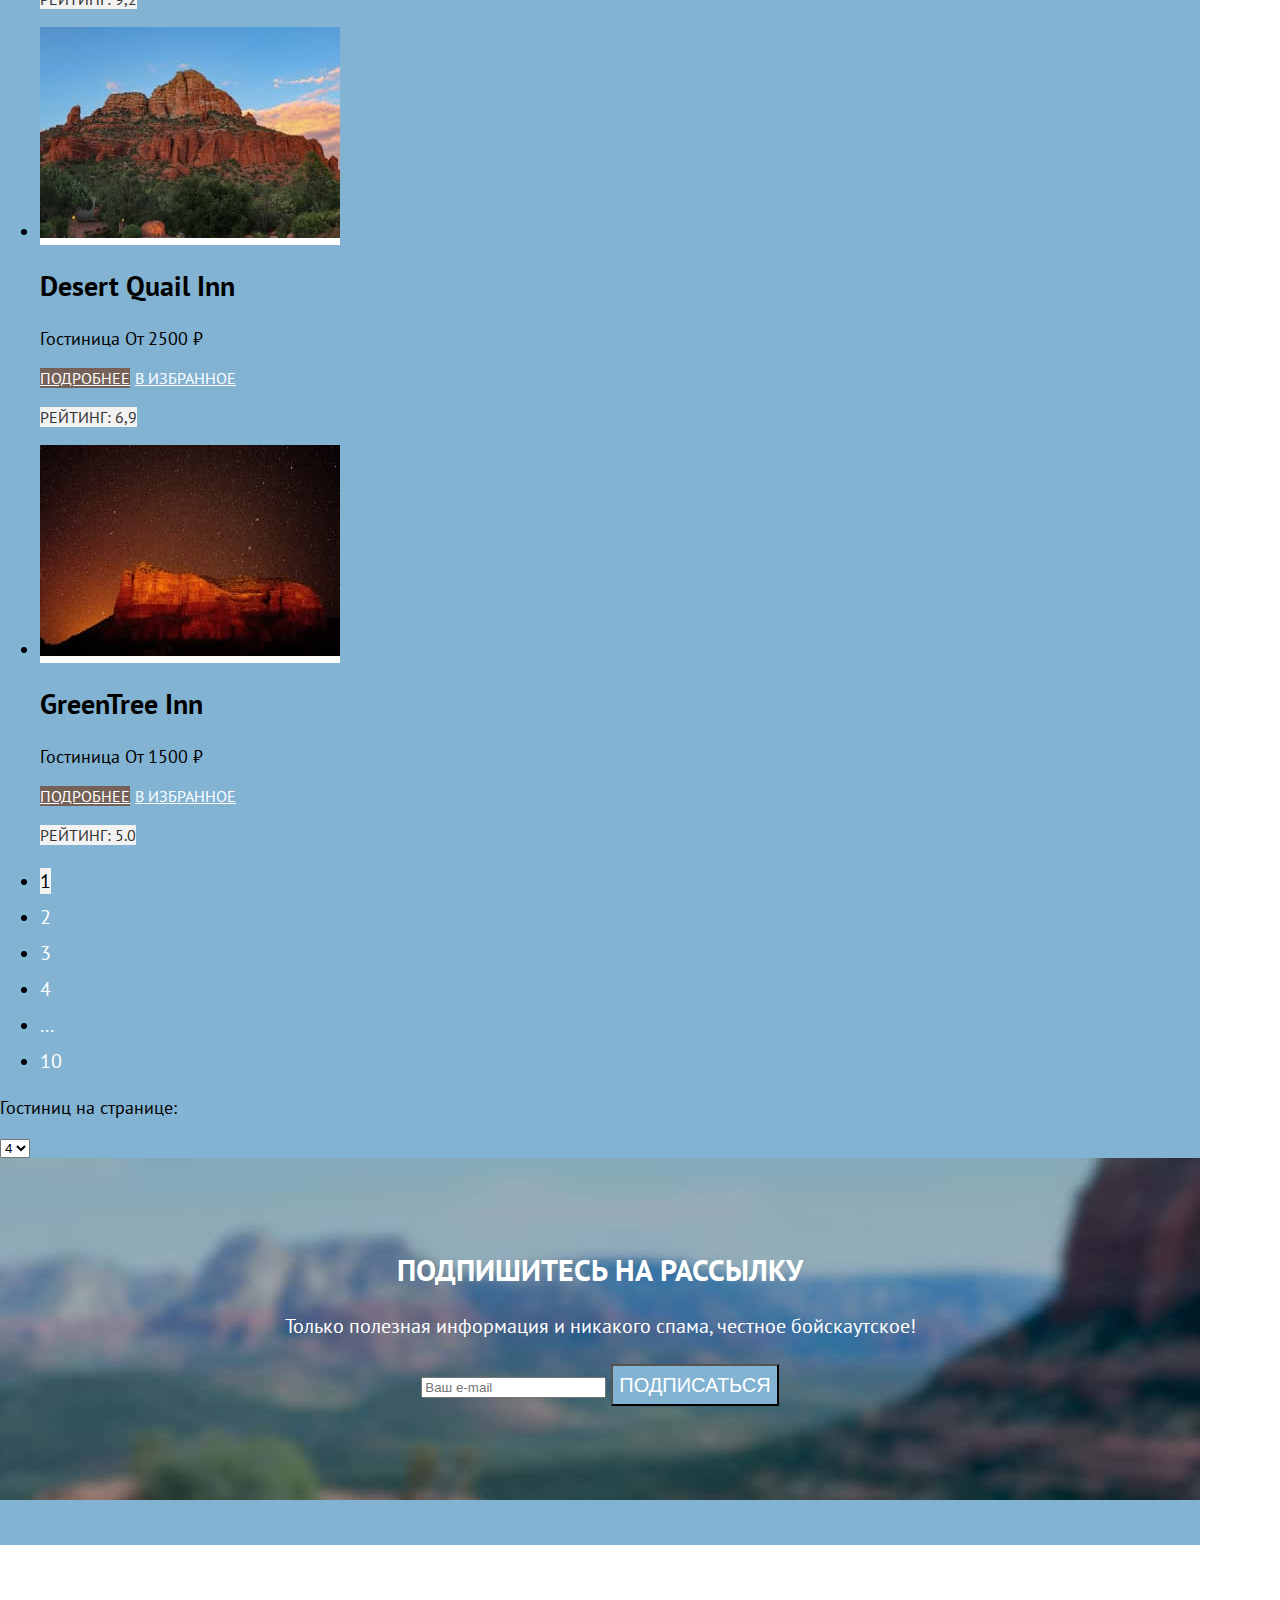
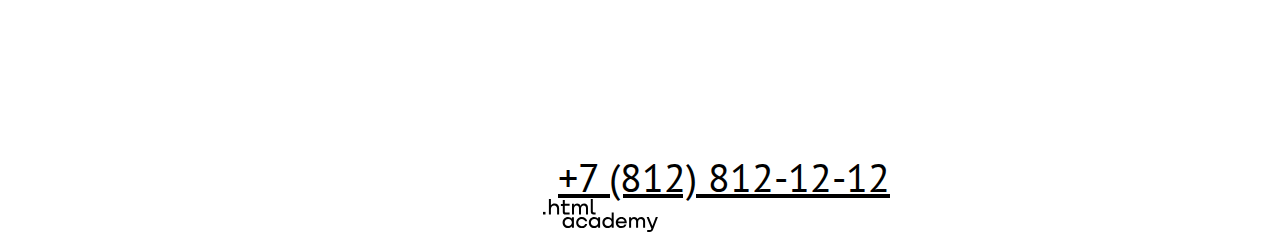
<file: catalog.html>
<!DOCTYPE html>
<html lang="ru">
  <head>
    <meta charset="utf-8">
    <title>Каталог</title>
    <link rel="stylesheet" href="styles/styles.css">
  </head>
  <body>

    <header class="page-header">
      <a class="navigation-logo">
        <img class="page-header-logo" src="./images/main-logo.svg" width="139" height="70" alt="Логотип Седона">
      </a>
        <nav class="navigation">
      <ul class="navigation-list">
        <li class="navigation-item">
          <a class="navigation-link navigation-link-current">Главная</a>
        </li>
        <li class="navigation-item">
          <a class="navigation-link" href="about.html">О Седоне</a>
        </li>
        <li class="navigation-item">
          <a class="navigation-link" href="catalog.html">Гостиницы</a>
        </li>
      </ul>
      <ul class="navigation-list navigation-user">
        <li class="navigation-item">
          <a class="navigation-link" href="#"><span class="visually-hidden">Поиск</span></a>
        </li>
        <li class="navigation-item">
          <a class="navigation-link" href="#"><span class="visually-hidden">Избранное</span></a>
        </li>
        <li class="navigation-item">
          <a class="navigation-buttom" href="#">Хочу сюда</a>
        </li>
      </ul>
    </nav>
  </header>


  <main class="main-container main-inner">
    <div class="page-container">
      <section class="catalog-hotels">
        <header class="inner-header">
          <h1 class="inner-header-title">Гостиницы Седоны</h1>
            <ol class="breadcrumbs">
              <li class="breadcrumbs-item">
                <a class="breadcrumbs-link" class="visually-hidden" href="index.html">Главная</a>
              </li>
              <li class="breadcrumbs-item">
                <a class="breadcrumbs-link">Гостиницы</a>
              </li>
            </ol>
        </header>

        <section class="catalog-search">
          <h2 class="visually-hidden"> Список гостиниц с фильтрами</h2>
            <form class="catalog-filter" action="https://echo.htmlacademy.ru/" method="get">
            <fieldset class="catalog-filter-group">
              <legend class="catalog-filter-title">Инфраструктура:</legend>
                <ul class="catalog-filter-list">
                  <li class="catalog-filter-item">
                    <label class="control">
                      <input class="control-input" type="checkbox" name="pool" checked>Бассейн
                    </label>
                  </li>
                  <li class="catalog-filter-item">
                    <label class="control">
                      <input class="control-input" type="checkbox" name="parking" checked>Парковка
                    </label>
                  </li>
                  <li class="catalog-filter-item">
                    <label class="control">
                      <input class="control-input" type="checkbox" name="wifi">Wi-Fi
                   </label>
                  </li>
                </ul>
            </fieldset>
            <fieldset class="catalog-filter-group">
              <legend class="catalog-filter-title">Тип жилья:</legend>
                <ul class="catalog-filter-list">
                  <li class="catalog-filter-item">
                    <label class="control">
                      <input class="control-input" type="radio" name="product-group" checked>Гостиница
                    </label>
                  </li>
                  <li class="catalog-filter-item">
                    <label class="control">
                      <input class="control-input" type="radio" name="product-group">Мотель
                      </label>
                  </li>
                  <li class="catalog-filter-item">
                    <label class="control">
                     <input class="control-input" type="radio" name="product-group">Апартаменты
                    </label>
                  </li>
                </ul>
            </fieldset>
            <button class="button-catalog">Применить</button>
            <button class="button">Сбросить</button>
          </form>
       </section>
       <section>
         <h1>Найдено гостиниц: 38</h1>
          <select class="select-control" aria-label="Сортировка">
        <option value="cheap">Сначала дешёвые</option>
        <option value="popular">Сначала популярые</option>
        <option value="expensive">Сначала дорогие</option>
      </select>
        <ul>
          <li>
            <a href="#" class="button">
              <span class="visually-hidden">Показать карточки</span>
            </a>
          </li>
          <li>
            <a href="#" class="button-light">
              <span class="visually-hidden">Показать галерею</span>
            </a>
          </li>
          <li>
            <a href="#" class="button-light">
              <span class="visually-hidden">Показать список</span>
            </a>
          </li>
        </ul>

        <ul class="product-list">
          <li class="product-card">
            <a class="product-card-link" href="product.html">
              <img class="product-card-image" src="./images/hotel-Amara.jpg" width="300" height="211" alt="hotel-Amara">
                <h3 class="product-card-title">Amara Resort & Spa</h3>
            </a>
              <p>
                <b class="product-card-type">Гостиница</b>
                <b class="product-card-price">От 4000 ₽</b>
              </p>
              <p>
                <a class="product-card-button-brown" href="">подробнее</a>
                <a class="product-card-button-favorite" href="">в избранное</a>
              </p>
              <p>
                <span class="star"></span>
                <a class="product-rating">Рейтинг: 8,5</a>
              </p>
          </li>
          <li class="product-card">
            <a class="product-card-link" href="product.html">
              <img class="product-card-image" src="./images/hotel-Villas at Poco Diablo.jpg" width="300" height="211" alt="hotel-Villas">
                <h3 class="product-card-title">Villas at Poco Diablo</h3>
            </a>
              <p>
                <b class="product-card-type">Гостиница</b>
                <b class="product-card-price">От 5000 ₽</b>
              </p>
              <p>
                <a class="product-card-button-brown" href="">подробнее</a>
                <a class="product-card-button-favorite" href="">в избранном</a>
              </p>
              <p>
                <span class="star"></span>
                <a class="product-rating">Рейтинг: 9,2</a>
              </p>
          </li>
          <li class="product-card">
            <a class="product-card-link" href="product.html">
              <img class="product-card-image" src="./images/hotel-Desert Quail Inn.jpg" width="300" height="211" alt="hotel-Desert">
                <h3 class="product-card-title">Desert Quail Inn</h3>
            </a>
              <p>
                <b class="product-card-type">Гостиница</b>
                <b class="product-card-price">От 2500 ₽</b>
              </p>
              <p>
                <a class="product-card-button-brown" href="">подробнее</a>
                <a class="product-card-button-favorite" href="">в избранное</a>
              </p>
              <p>
                <span class="star"></span>
                <a class="product-rating">Рейтинг: 6,9</a>
              </p>
              </li>
            <li class="product-card">
              <a class="product-card-link" href="product.html">
                <img class="product-card-image" src="./images/hotel-GreenTreeInn.jpg" width="300" height="211" alt="hotel-GreenTreeInn">
                  <h3 class="product-card-title">GreenTree Inn</h3>
            </a>
              <p>
                <b class="product-card-type">Гостиница</b>
                <b class="product-card-price">От 1500 ₽</b>
              </p>
              <p>
                <a class="product-card-button-brown" href="">подробнее</a>
                <a class="product-card-button-favorite" href="">в избранное</a>
              </p>
              <p>
                <span class="star"></span>
                <a class="product-rating">Рейтинг: 5.0</a>
              </p>
          </li>
        </ul>

        <ul class="pagination">
          <li class="pagination-item">
            <a class="pagination-link pagination-current">1</a>
          </li>
          <li class="pagination-item">
            <a class="pagination-link" href="#">2</a>
          </li>
          <li class="pagination-item">
            <a class="pagination-link" href="#">3</a>
          </li>
          <li class="pagination-item">
            <a class="pagination-link" href="#">4</a>
          </li>
          <li class="pagination-item">
            <a class="pagination-link" href="#">...</a>
          </li>
          <li class="pagination-item">
            <a class="pagination-link" href="#">10</a>
          </li>
        </ul>
        <div><p>Гостиниц на странице:</p>
        <select class="select-control" aria-label="Сортировка">
          <option value="cheap">4</option>
        </select>
        </div>
      </section>
      <section class="subscription">
        <h2 class="subscription-title">Подпишитесь на рассылку</h2>
          <p>Только полезная информация и никакого спама, честное бойскаутское!</p>
          <form class="subscription-form" action="https://echo.htmlacademy.ru/" method="post">
          <input class="field" placeholder="Ваш e-mail" type="email" name="subsription-email" id="subsription-email">
          <button class="button-subsription-email" type="submit">Подписаться</button>
          </form>
      </section>
    </div>
  </main>

      <footer class="page-footer">
        <section class="footer-social">
        <h2 class="visually-hidden">Контакты</h2>
        <ul>
          <li class="footer-social-item">
            <a class="button" href="https://vk.com/htmlacademy">
              <span class="visually-hidden">ВКонтакте</span>
            </a>
          </li>
          <li class="footer-social-item">
            <a class="button" href="https://t.me/htmlacademy">
              <span class="visually-hidden">Телеграм</span>
            </a>
          </li>
          <li class="footer-social-item">
            <a class="button" href=" https://www.youtube.com/user/htmlacademyru">
              <span class="visually-hidden">Ютуб</span>
            </a>
          </li>
        </ul>
        </section>
        <div class="footer-contacts">
          <h2 class="visually-hidden">Телефон</h2>
          <a class="footer-contacts-phone" href="tel:+78128121212">+7 (812) 812-12-12</a>
        </div>
        <div>
          <a class="logo-html" href="https://htmlacademy.ru/">
            <img class="logo" src="./images/logo_htmlacademy.svg" width="115" height="34" alt="Логотип htmlacademy">
          </a>
        </div>
      </footer>

  </body>
  </html>
</file>
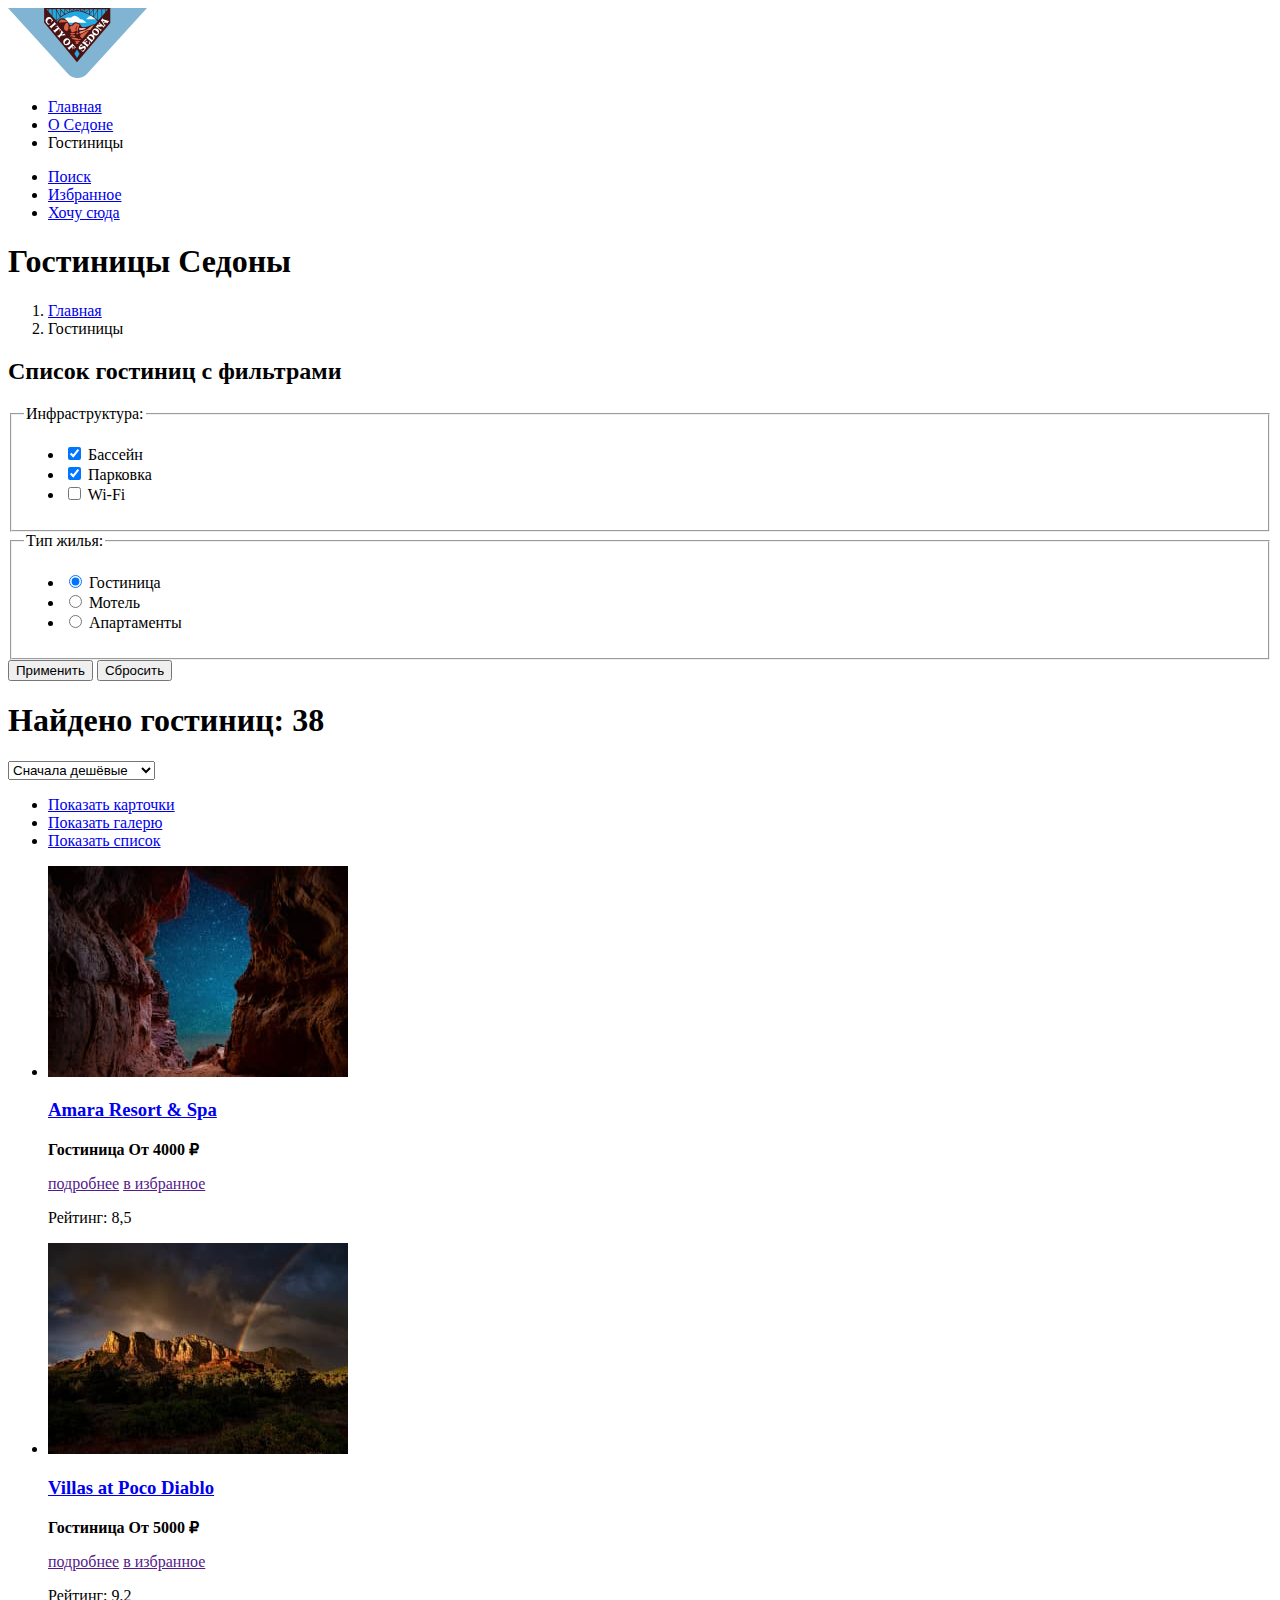
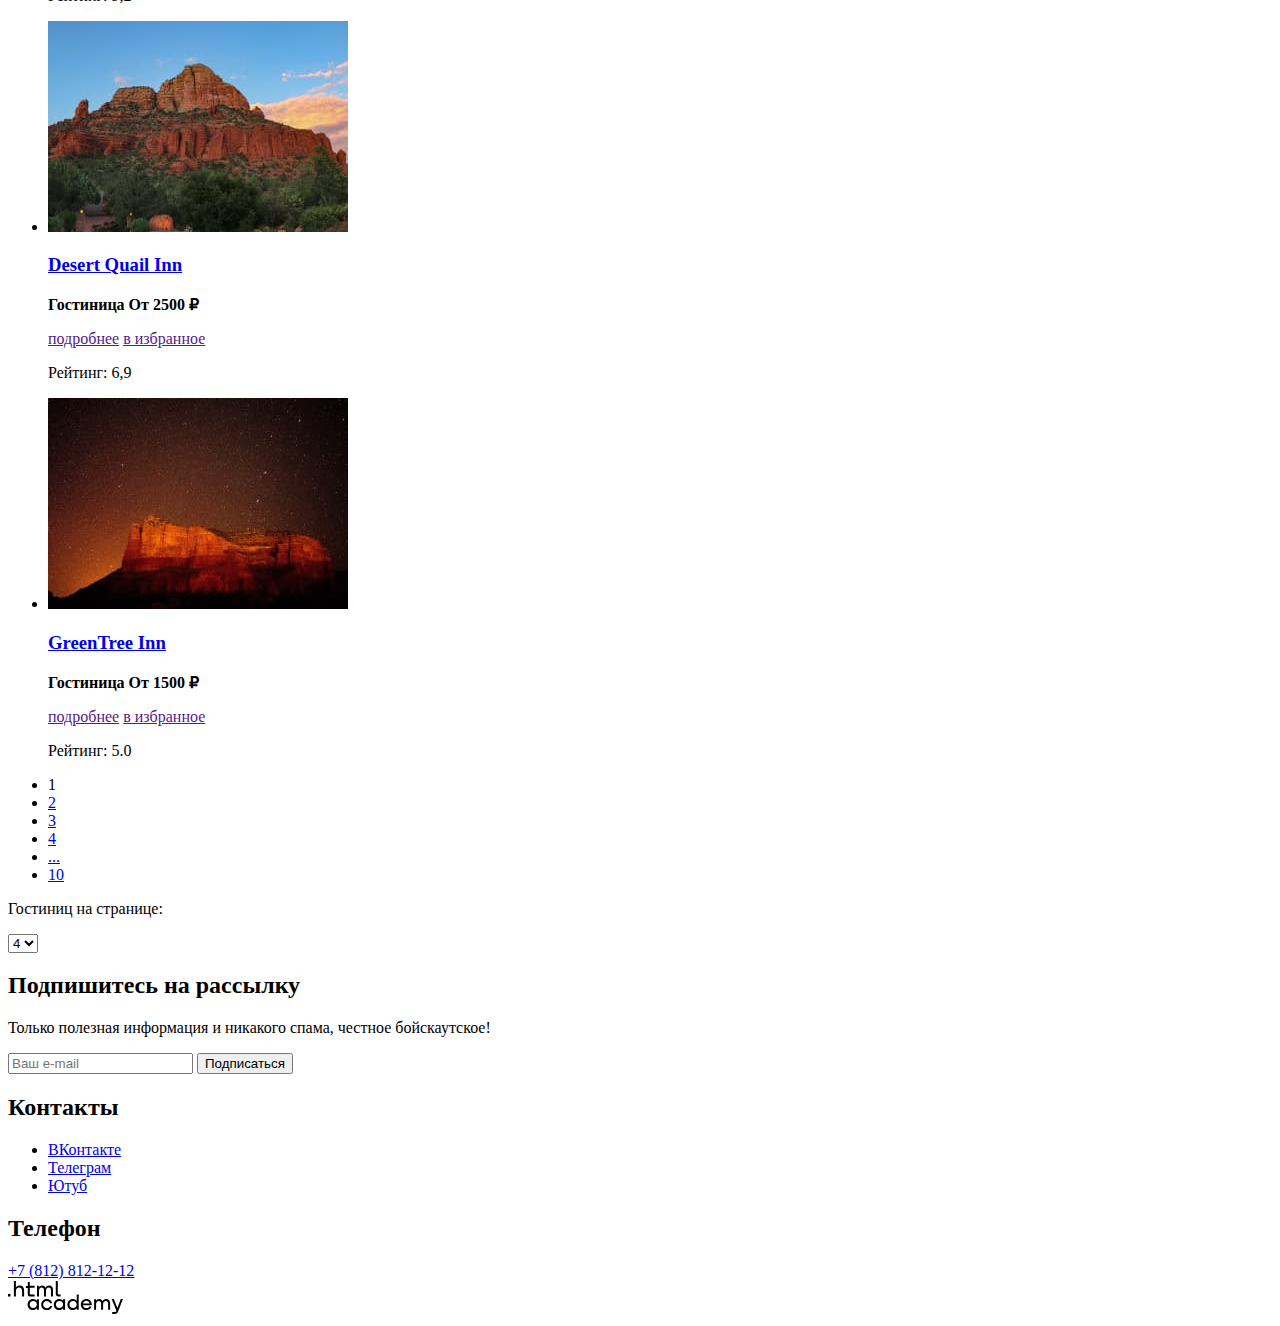
<file: 6/catalog.html>
<!DOCTYPE html>
<html lang="ru">
  <head>
    <meta charset="utf-8">
    <title>Каталог-привет</title>
    <base href="https://htmlacademy-htmlcss.github.io/2053165-sedona-34/6/">
</head>
<body>

  <header class="page-header">
    <nav class="navigation">
      <a class="navigation-logo" href="index.html">
        <img class="page-header-logo" src="./images/main-logo.svg" width="139" height="70" alt="Логотип Седона">
      </a>
    <ul class="navigation-list">
      <li class="navigation-item">
        <a class="navigation-link" href="main.html">Главная</a>
      </li>
      <li class="navigation-item">
        <a class="navigation-link" href="about.html">О Седоне</a>
      </li>
      <li class="navigation-item">
        <a class="navigation-link navigation-link-current">Гостиницы</a>
      </li>
    </ul>
    <ul class="navigation-user">
      <li class="navigation-item">
        <a class="navigation-link" href="#"><span class="visually-hidden">Поиск</span></a>
      </li>
      <li class="navigation-item">
        <a class="navigation-link" href="#"><span class="visually-hidden">Избранное</span></a>
      </li>
      <li class="navigation-item">
        <a class="navigation-link" href="#">Хочу сюда</a>
      </li>
    </ul>
    </nav>
  </header>
<main class="main-inner">
  <section class="catalog-hotels">
  <header class="inner-header">
    <h1 class="inner-header-title">Гостиницы Седоны</h1>
      <ol class="breadcrumbs">
        <li class="breadcrumbs-item">
          <a class="breadcrumbs-link" class="visually-hidden" href="index.html">Главная</a>
        </li>
        <li class="breadcrumbs-item">
          <a class="breadcrumbs-link">Гостиницы</a>
        </li>
      </ol>
  </header>

  <h2 class="visually-hidden">Список гостиниц с фильтрами</h2>
    <form class="catalog-filter" action="https://echo.htmlacademy.ru/" method="get">

      <fieldset class="catalog-filter-group">
        <legend class="catalog-filter-title">Инфраструктура:</legend>
          <ul class="catalog-filter-list">
            <li class="catalog-filter-item">
              <label class="control">
                <input class="control-input" type="checkbox" name="pool" checked>
                Бассейн
             </label>
            </li>
            <li class="catalog-filter-item">
              <label class="control">
                <input class="control-input" type="checkbox" name="parking" checked>
                Парковка
             </label>
            </li>
            <li class="catalog-filter-item">
              <label class="control">
                <input class="control-input" type="checkbox" name="wifi">
                Wi-Fi
             </label>
            </li>
          </ul>
      </fieldset>

      <fieldset class="catalog-filter-group">
        <legend class="catalog-filter-title">Тип жилья:</legend>
          <ul class="catalog-filter-list">
            <li class="catalog-filter-item">
              <label class="control">
                <input class="control-input" type="radio" name="product-group" checked>
                Гостиница
              </label>
           </li>
           <li class="catalog-filter-item">
            <label class="control">
              <input class="control-input" type="radio" name="product-group">
              Мотель
            </label>
          </li>
          <li class="catalog-filter-item">
            <label class="control">
              <input class="control-input" type="radio" name="product-group">
              Апартаменты
            </label>
          </li>
          </ul>


        </fieldset>
              <button class="button">Применить</button>
              <button class="button">Сбросить</button>
            </form>
  </section>

  <section>
    <h1>Найдено гостиниц: 38</h1>
      <select class="select-control" aria-label="Сортировка">
        <option value="cheap">Сначала дешёвые</option>
        <option value="popular">Сначала популярые</option>
        <option value="expensive">Сначала дорогие</option>
      </select>
        <ul>
          <li>
            <a href="#" class="button">
              <span class="visually-hidden">Показать карточки</span>
            </a>
          </li>
          <li>
            <a href="#" class="button-light">
              <span class="visually-hidden">Показать галерю</span>
            </a>
          </li>
          <li>
            <a href="#" class="button-light">
              <span class="visually-hidden">Показать список</span>
            </a>
          </li>
        </ul>

        <ul class="product-list">
          <li class="product-card">
            <a class="product-card-link" href="product.html">
              <img class="product-card-image" src="./images/hotel-Amara.jpg" width="300" height="211" alt="hotel-Amara">
                <h3 class="product-card-title">Amara Resort & Spa</h3>
            </a>
              <p>
                <b class="product-card-type">Гостиница</b>
                <b class="product-card-price">От 4000 ₽</b>
              </p>
              <p>
                <a class="product-card-button" href="">подробнее</a>
                <a class="product-card-button" href="">в избранное</a>
              </p>
              <p>
                <span class="star"></span>
                <a class="product-rating">Рейтинг: 8,5</a>
              </p>
          </li>
          <li class="product-card">
            <a class="product-card-link" href="product.html">
              <img class="product-card-image" src="./images/hotel-Villas at Poco Diablo.jpg" width="300" height="211" alt="hotel-Villas">
                <h3 class="product-card-title">Villas at Poco Diablo</h3>
            </a>
              <p>
                <b class="product-card-type">Гостиница</b>
                <b class="product-card-price">От 5000 ₽</b>
              </p>
              <p>
                <a class="product-card-button" href="">подробнее</a>
                <a class="product-card-button" href="">в избранное</a>
              </p>
              <p>
                <span class="star"></span>
                <a class="product-rating">Рейтинг: 9,2</a>
              </p>
          </li>
          <li class="product-card">
            <a class="product-card-link" href="product.html">
              <img class="product-card-image" src="./images/hotel-Desert Quail Inn.jpg" width="300" height="211" alt="hotel-Desert">
                <h3 class="product-card-title">Desert Quail Inn</h3>
            </a>
              <p>
                <b class="product-card-type">Гостиница</b>
                <b class="product-card-price">От 2500 ₽</b>
              </p>
              <p>
                <a class="product-card-button" href="">подробнее</a>
                <a class="product-card-button" href="">в избранное</a>
              </p>
              <p>
                <span class="star"></span>
                <a class="product-rating">Рейтинг: 6,9</a>
              </p>
              </li>
            <li class="product-card">
              <a class="product-card-link" href="product.html">
                <img class="product-card-image" src="./images/hotel-GreenTreeInn.jpg" width="300" height="211" alt="hotel-GreenTreeInn">
                  <h3 class="product-card-title">GreenTree Inn</h3>
            </a>
              <p>
                <b class="product-card-type">Гостиница</b>
                <b class="product-card-price">От 1500 ₽</b>
              </p>
              <p>
                <a class="product-card-button" href="">подробнее</a>
                <a class="product-card-button" href="">в избранное</a>
              </p>
              <p>
                <span class="star"></span>
                <a class="product-rating">Рейтинг: 5.0</a>
              </p>
          </li>
        </ul>

        <ul class="pagination">
          <li class="pagination-item">
            <a class="pagination-link pagination-current">1</a>
          </li>
          <li class="pagination-item">
            <a class="pagination-link" href="#">2</a>
          </li>
          <li class="pagination-item">
            <a class="pagination-link" href="#">3</a>
          </li>
          <li class="pagination-item">
            <a class="pagination-link" href="#">4</a>
          </li>
          <li class="pagination-item">
            <a class="pagination-link" href="#">...</a>
          </li>
          <li class="pagination-item">
            <a class="pagination-link" href="#">10</a>
          </li>
        </ul>
        <div><p>Гостиниц на странице:</p>
        <select class="select-control" aria-label="Сортировка">
          <option value="cheap">4</option>
        </select>
        </div>
      </section>
      <section class="subscription">
        <h2 class="subscription-title">Подпишитесь на рассылку</h2>
          <p>Только полезная информация и никакого спама, честное бойскаутское!</p>
          <form class="subscription-form" action="https://echo.htmlacademy.ru/" method="post">
          <input class="field" placeholder="Ваш e-mail" type="email" name="subsription-email" id="subsription-email">
          <button class="button-subsription-email" type="submit">Подписаться</button>
          </form>
      </section>

      </main>

      <footer class="page-footer">
        <section class="footer-social">
        <h2 class="visually-hidden">Контакты</h2>
        <ul>
          <li class="footer-social-item">
            <a class="button" href="https://vk.com/htmlacademy">
              <span class="visually-hidden">ВКонтакте</span>
            </a>
          </li>
          <li class="footer-social-item">
            <a class="button" href="https://t.me/htmlacademy">
              <span class="visually-hidden">Телеграм</span>
            </a>
          </li>
          <li class="footer-social-item">
            <a class="button" href=" https://www.youtube.com/user/htmlacademyru">
              <span class="visually-hidden">Ютуб</span>
            </a>
          </li>
        </ul>
        </section>
        <div class="footer-contacts">
          <h2 class="visually-hidden">Телефон</h2>
          <a class="footer-contacts-phone" href="tel:+78128121212">+7 (812) 812-12-12</a>
        </div>
        <div>
          <a class="logo-html" href="https://htmlacademy.ru/">
            <img class="logo" src="./images/logo_htmlacademy.svg" width="115" height="34" alt="Логотип htmlacademy">
          </a>
        </div>
      </footer>

  </body>
  </html>
</file>
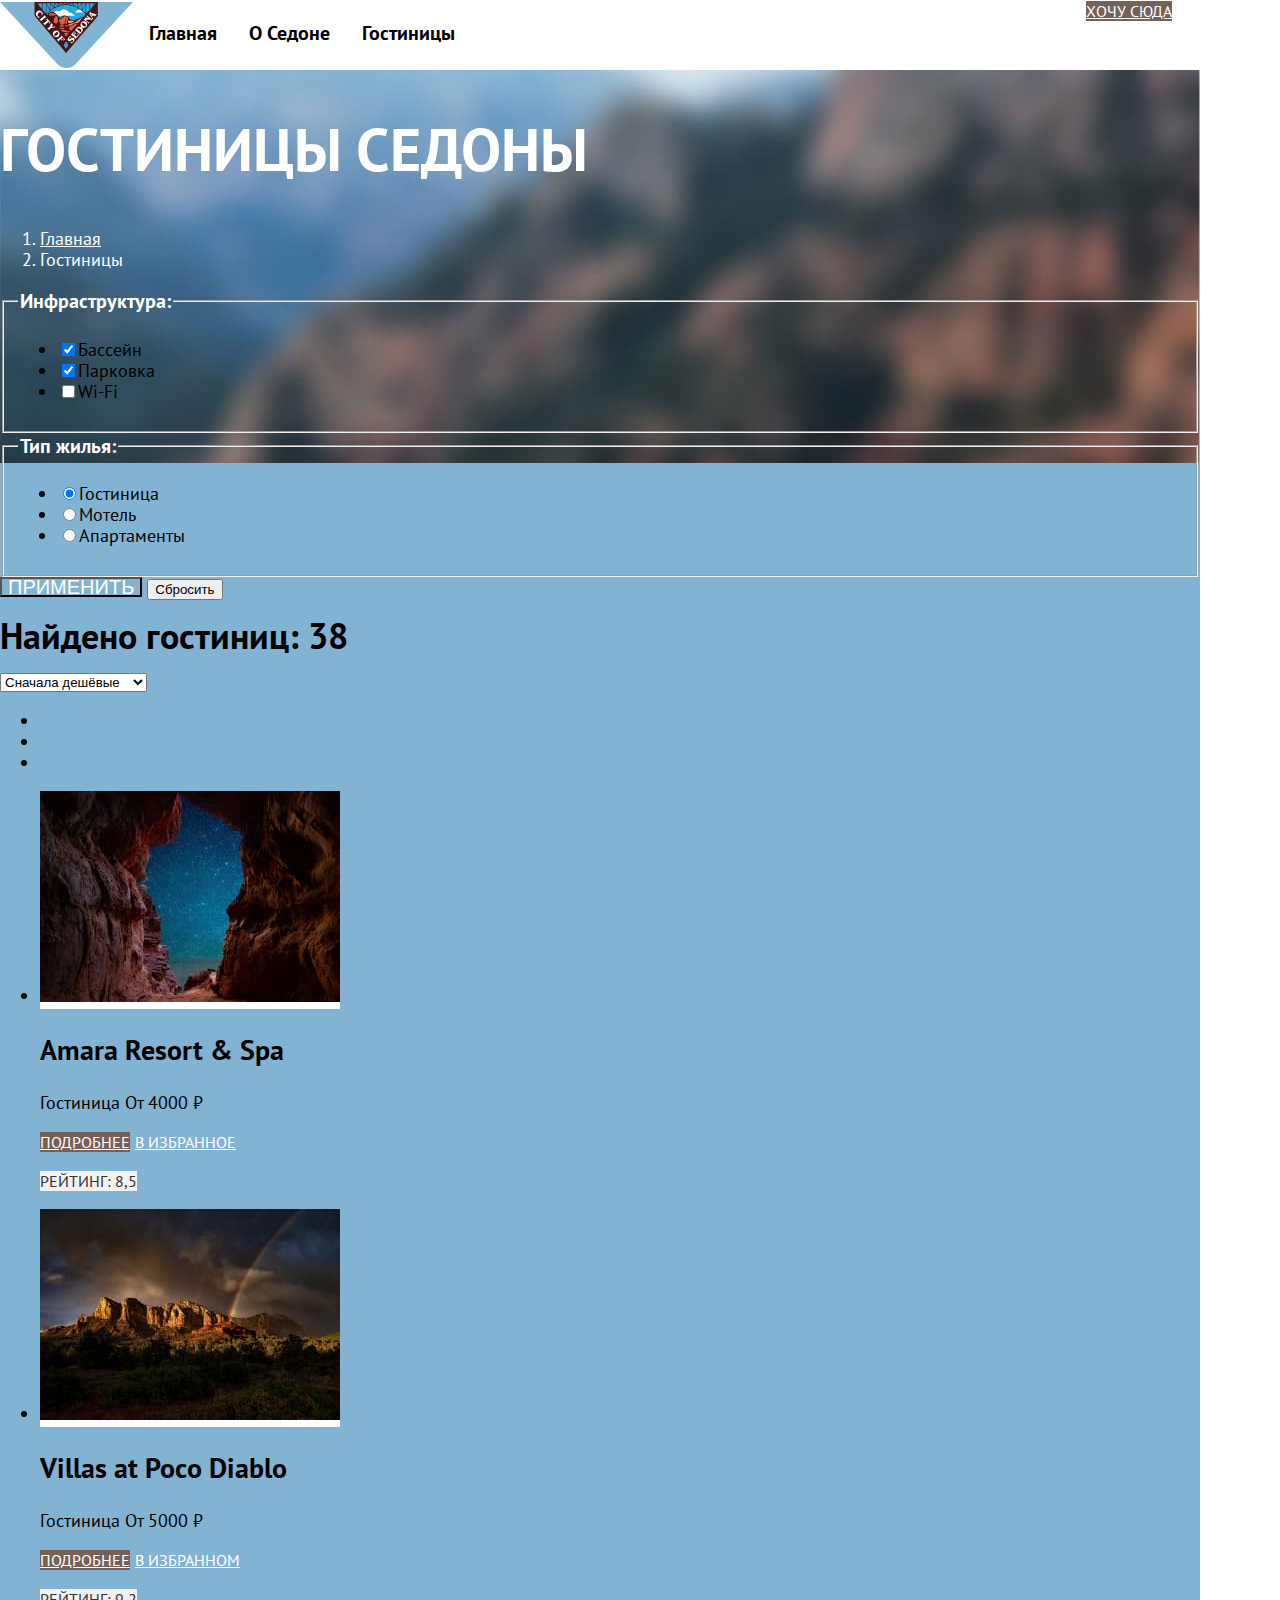
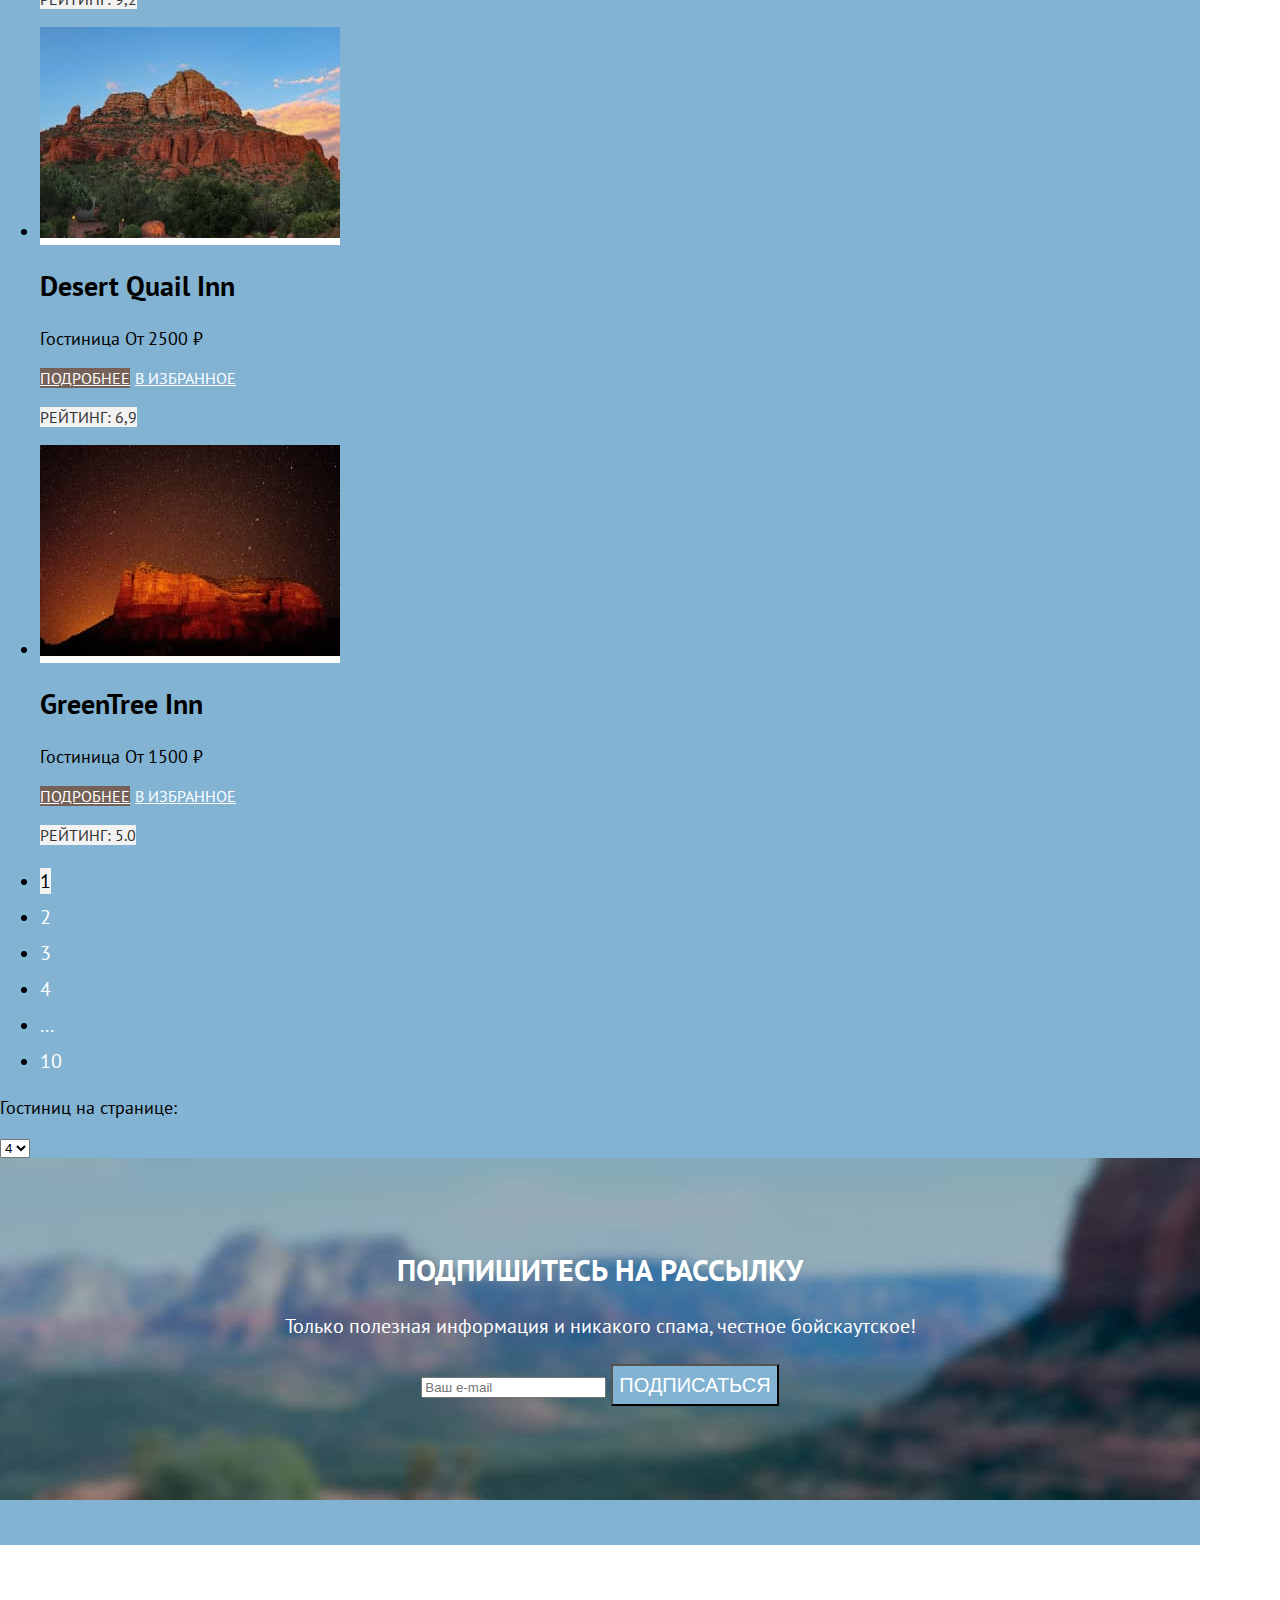
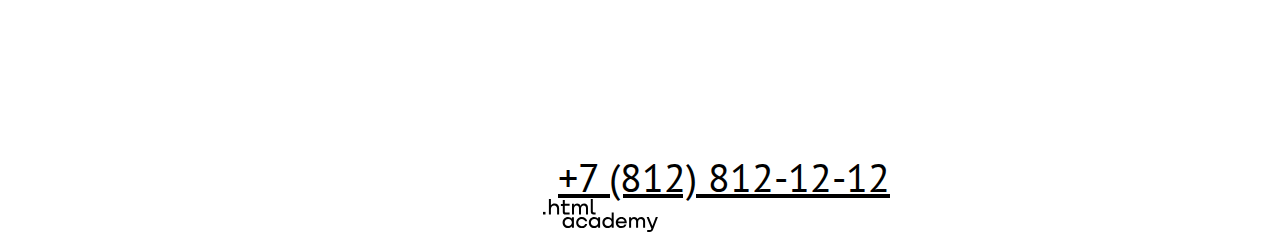
<file: 7/catalog.html>
<!DOCTYPE html>
<html lang="ru">
  <head>
    <meta charset="utf-8">
    <title>Каталог</title>
    <link rel="stylesheet" href="styles/styles.css">
    <base href="https://htmlacademy-htmlcss.github.io/2053165-sedona-34/7/">
</head>
  <body>

    <header class="page-header">
      <a class="navigation-logo">
        <img class="page-header-logo" src="./images/main-logo.svg" width="139" height="70" alt="Логотип Седона">
      </a>
        <nav class="navigation">
      <ul class="navigation-list">
        <li class="navigation-item">
          <a class="navigation-link navigation-link-current">Главная</a>
        </li>
        <li class="navigation-item">
          <a class="navigation-link" href="about.html">О Седоне</a>
        </li>
        <li class="navigation-item">
          <a class="navigation-link" href="catalog.html">Гостиницы</a>
        </li>
      </ul>
      <ul class="navigation-list navigation-user">
        <li class="navigation-item">
          <a class="navigation-link" href="#"><span class="visually-hidden">Поиск</span></a>
        </li>
        <li class="navigation-item">
          <a class="navigation-link" href="#"><span class="visually-hidden">Избранное</span></a>
        </li>
        <li class="navigation-item">
          <a class="navigation-buttom" href="#">Хочу сюда</a>
        </li>
      </ul>
    </nav>
  </header>


  <main class="main-container main-inner">
    <div class="page-container">
      <section class="catalog-hotels">
        <header class="inner-header">
          <h1 class="inner-header-title">Гостиницы Седоны</h1>
            <ol class="breadcrumbs">
              <li class="breadcrumbs-item">
                <a class="breadcrumbs-link" class="visually-hidden" href="index.html">Главная</a>
              </li>
              <li class="breadcrumbs-item">
                <a class="breadcrumbs-link">Гостиницы</a>
              </li>
            </ol>
        </header>

        <section class="catalog-search">
          <h2 class="visually-hidden"> Список гостиниц с фильтрами</h2>
            <form class="catalog-filter" action="https://echo.htmlacademy.ru/" method="get">
            <fieldset class="catalog-filter-group">
              <legend class="catalog-filter-title">Инфраструктура:</legend>
                <ul class="catalog-filter-list">
                  <li class="catalog-filter-item">
                    <label class="control">
                      <input class="control-input" type="checkbox" name="pool" checked>Бассейн
                    </label>
                  </li>
                  <li class="catalog-filter-item">
                    <label class="control">
                      <input class="control-input" type="checkbox" name="parking" checked>Парковка
                    </label>
                  </li>
                  <li class="catalog-filter-item">
                    <label class="control">
                      <input class="control-input" type="checkbox" name="wifi">Wi-Fi
                   </label>
                  </li>
                </ul>
            </fieldset>
            <fieldset class="catalog-filter-group">
              <legend class="catalog-filter-title">Тип жилья:</legend>
                <ul class="catalog-filter-list">
                  <li class="catalog-filter-item">
                    <label class="control">
                      <input class="control-input" type="radio" name="product-group" checked>Гостиница
                    </label>
                  </li>
                  <li class="catalog-filter-item">
                    <label class="control">
                      <input class="control-input" type="radio" name="product-group">Мотель
                      </label>
                  </li>
                  <li class="catalog-filter-item">
                    <label class="control">
                     <input class="control-input" type="radio" name="product-group">Апартаменты
                    </label>
                  </li>
                </ul>
            </fieldset>
            <button class="button-catalog">Применить</button>
            <button class="button">Сбросить</button>
          </form>
       </section>
       <section>
         <h1>Найдено гостиниц: 38</h1>
          <select class="select-control" aria-label="Сортировка">
        <option value="cheap">Сначала дешёвые</option>
        <option value="popular">Сначала популярые</option>
        <option value="expensive">Сначала дорогие</option>
      </select>
        <ul>
          <li>
            <a href="#" class="button">
              <span class="visually-hidden">Показать карточки</span>
            </a>
          </li>
          <li>
            <a href="#" class="button-light">
              <span class="visually-hidden">Показать галерею</span>
            </a>
          </li>
          <li>
            <a href="#" class="button-light">
              <span class="visually-hidden">Показать список</span>
            </a>
          </li>
        </ul>

        <ul class="product-list">
          <li class="product-card">
            <a class="product-card-link" href="product.html">
              <img class="product-card-image" src="./images/hotel-Amara.jpg" width="300" height="211" alt="hotel-Amara">
                <h3 class="product-card-title">Amara Resort & Spa</h3>
            </a>
              <p>
                <b class="product-card-type">Гостиница</b>
                <b class="product-card-price">От 4000 ₽</b>
              </p>
              <p>
                <a class="product-card-button-brown" href="">подробнее</a>
                <a class="product-card-button-favorite" href="">в избранное</a>
              </p>
              <p>
                <span class="star"></span>
                <a class="product-rating">Рейтинг: 8,5</a>
              </p>
          </li>
          <li class="product-card">
            <a class="product-card-link" href="product.html">
              <img class="product-card-image" src="./images/hotel-Villas at Poco Diablo.jpg" width="300" height="211" alt="hotel-Villas">
                <h3 class="product-card-title">Villas at Poco Diablo</h3>
            </a>
              <p>
                <b class="product-card-type">Гостиница</b>
                <b class="product-card-price">От 5000 ₽</b>
              </p>
              <p>
                <a class="product-card-button-brown" href="">подробнее</a>
                <a class="product-card-button-favorite" href="">в избранном</a>
              </p>
              <p>
                <span class="star"></span>
                <a class="product-rating">Рейтинг: 9,2</a>
              </p>
          </li>
          <li class="product-card">
            <a class="product-card-link" href="product.html">
              <img class="product-card-image" src="./images/hotel-Desert Quail Inn.jpg" width="300" height="211" alt="hotel-Desert">
                <h3 class="product-card-title">Desert Quail Inn</h3>
            </a>
              <p>
                <b class="product-card-type">Гостиница</b>
                <b class="product-card-price">От 2500 ₽</b>
              </p>
              <p>
                <a class="product-card-button-brown" href="">подробнее</a>
                <a class="product-card-button-favorite" href="">в избранное</a>
              </p>
              <p>
                <span class="star"></span>
                <a class="product-rating">Рейтинг: 6,9</a>
              </p>
              </li>
            <li class="product-card">
              <a class="product-card-link" href="product.html">
                <img class="product-card-image" src="./images/hotel-GreenTreeInn.jpg" width="300" height="211" alt="hotel-GreenTreeInn">
                  <h3 class="product-card-title">GreenTree Inn</h3>
            </a>
              <p>
                <b class="product-card-type">Гостиница</b>
                <b class="product-card-price">От 1500 ₽</b>
              </p>
              <p>
                <a class="product-card-button-brown" href="">подробнее</a>
                <a class="product-card-button-favorite" href="">в избранное</a>
              </p>
              <p>
                <span class="star"></span>
                <a class="product-rating">Рейтинг: 5.0</a>
              </p>
          </li>
        </ul>

        <ul class="pagination">
          <li class="pagination-item">
            <a class="pagination-link pagination-current">1</a>
          </li>
          <li class="pagination-item">
            <a class="pagination-link" href="#">2</a>
          </li>
          <li class="pagination-item">
            <a class="pagination-link" href="#">3</a>
          </li>
          <li class="pagination-item">
            <a class="pagination-link" href="#">4</a>
          </li>
          <li class="pagination-item">
            <a class="pagination-link" href="#">...</a>
          </li>
          <li class="pagination-item">
            <a class="pagination-link" href="#">10</a>
          </li>
        </ul>
        <div><p>Гостиниц на странице:</p>
        <select class="select-control" aria-label="Сортировка">
          <option value="cheap">4</option>
        </select>
        </div>
      </section>
      <section class="subscription">
        <h2 class="subscription-title">Подпишитесь на рассылку</h2>
          <p>Только полезная информация и никакого спама, честное бойскаутское!</p>
          <form class="subscription-form" action="https://echo.htmlacademy.ru/" method="post">
          <input class="field" placeholder="Ваш e-mail" type="email" name="subsription-email" id="subsription-email">
          <button class="button-subsription-email" type="submit">Подписаться</button>
          </form>
      </section>
    </div>
  </main>

      <footer class="page-footer">
        <section class="footer-social">
        <h2 class="visually-hidden">Контакты</h2>
        <ul>
          <li class="footer-social-item">
            <a class="button" href="https://vk.com/htmlacademy">
              <span class="visually-hidden">ВКонтакте</span>
            </a>
          </li>
          <li class="footer-social-item">
            <a class="button" href="https://t.me/htmlacademy">
              <span class="visually-hidden">Телеграм</span>
            </a>
          </li>
          <li class="footer-social-item">
            <a class="button" href=" https://www.youtube.com/user/htmlacademyru">
              <span class="visually-hidden">Ютуб</span>
            </a>
          </li>
        </ul>
        </section>
        <div class="footer-contacts">
          <h2 class="visually-hidden">Телефон</h2>
          <a class="footer-contacts-phone" href="tel:+78128121212">+7 (812) 812-12-12</a>
        </div>
        <div>
          <a class="logo-html" href="https://htmlacademy.ru/">
            <img class="logo" src="./images/logo_htmlacademy.svg" width="115" height="34" alt="Логотип htmlacademy">
          </a>
        </div>
      </footer>

  </body>
  </html>
</file>
<file: styles/styles.css>
@font-face {
  font-family: "PT Sans";
  font-style: normal;
  font-weight: 400;
  src: url("../fonts/ptsans-400.woff2") format("woff2");
  font-display: swap;
}


@font-face {
  font-family: "PT Sans";
  font-style: normal;
  font-weight: 700;
  src: url("../fonts/ptsans-700.woff2") format("woff2");
  font-display: swap;
}

html {
  height: 100%;
}

body {
  margin: 0;
  display: flex;
  flex-direction: column;
  min-height: 100%;
  font-family: "PT Sans";
  font-size: 18px;
  line-height: 21px;
  color: #000000;
  background-color: #ffffff;
}

 .visually-hidden {
  position: absolute;
  width: 1px;
  height: 1px;
  margin: -1px;
  padding: 0;
  border: 0;
  clip: rect(0 0 0 0);
  overflow: hidden;
}

.main-container {
  width: 1200px;

}

.page-container {
  width: 1200px;
  margin: 0 auto;
  display: flex;
  flex-direction: column;
  flex-grow: 1;
}

.navigation-logo {
  display: block;
  width: 139px;
  height: 70px;
  margin: 0;
  margin-right: 47px;
  display: block;
  margin: 0 auto;
}


.page-header {
  display: flex;
  color: #000000;
  background: #ffffff;
}

.navigation {
  display: flex;
  width: 1200px;
  margin: 0 auto;
}

.navigation-list {
  display: flex;
  flex-wrap: wrap;
  width: 500px;
  margin: 0;
  padding: 0;
  list-style-type: none;
}

.navigation-user {
  max-width: 300px;
  margin-left: auto;
}

.navigation-user .navigation-link {
  min-width: 21px;
  min-height: 25px;

}

.navigation-link {
  display: block;
  padding: 20px 16px;
  font-size: 20px;
  line-height: 26px;
  font-weight: 700;
  text-align: center;
  color: #000000;
  background-color: #ffffff;
  text-decoration: none;
}

.navigation-buttom,
.product-card-button-brown {
  font-size: 16px;
  line-height: 20px;
  text-align: center;
  color: #ffffff;
  text-transform: uppercase;
  background-color: #756157;
}

.main-index {
  text-align: center;
  color: #000000;
  background-color: #ffffff;
}



.background {
  background-image: url(../images/index-background.jpg);
  background-size: 100% auto;
  background-repeat: no-repeat;

}

.main-logo {
  padding-bottom: 82px;
  padding-top: 51px;
}

.main-title {
  font-size: 30px;
  line-height: 36px;
  text-transform: uppercase;
  padding-top: 63px;
  padding-left: 290px;
  padding-right: 290px;
}

.main-description {
  width: 1200px;
  height: 282px;
  margin: 0;
}

.main-title-description {
  font-size: 22px;
  line-height: 26px;
  background-color: #ffffff;
  padding-bottom: 92px;
  padding-top: 30px;
  margin: 0;
}

.advantages-list {
  margin: 0;
  padding: 0;
  list-style: none;
}

.advantages-1 {
  display: flex;
  justify-content: space-between;
  margin: 0;
  padding: 0;
}

.card
{
  margin: 0;
  width: 400px;
}


.advantages-2 {
  display: flex;
  justify-content: space-between;
  margin: 0;
  padding: 0;
  list-style: none ;
}

.advantages-3 {
  display: flex;
  justify-content: space-between;
  margin: 0;
  padding: 0;

}

.advantages-4 {
  display: flex;
  justify-content: space-between;
  margin: 0;
  padding: 0;

}

.advantages-title-white {
  font-size: 24px;
  line-height: 28px;
  text-align: center;
  text-transform: uppercase;
  color: #ffffff;
  padding-top: 92px;
  padding-left: 85px;
  padding-right: 85px;
  margin-top: 0;

}

.advantages-description {
  padding-left: 85px;
  padding-right: 85px;
  padding-top: 30px;
}

.advantages-description-number {
  padding-top: 30px;
}

.advantages-card {
  text-align: center;
  color: #ffffff;
  background-color: #83B3D3;
}


.advantages-bridge {
  text-align: center;
  color: #ffffff;
  background-color: #83B3D3;
}

.advantages-square,
.advantages-tourists,
.advantages-souvenirs,
.advantages-house {
  text-align: center;
  background-color: #83B3D31F;
  width: 400px;
}

.advantages-title-2 {
  font-size: 24px;
  line-height: 28px;
  text-transform: uppercase;

}

.advantages-description-2 {
  padding-bottom: 81px;
  padding-left: 85px;
  padding-right: 85px;
}

.house {
  padding-top: 80px;
}
.meal {
  padding-top: 81px;
}

.present {
  padding-top: 78px;
}

.advantages-meal {
  text-align: center;
}

.advantages-road {
  padding-top: 80px;
  padding-bottom: 80px;
  text-align: center;
  background-color: #83B3D333;
}

.advantages-title-4 {
  margin-top: 104px;
}

.hoteles-titel {
  font-size: 30px;
  line-height: 36px;
  text-transform: uppercase;
  padding-top: 91px;
  padding-bottom: 29px;
  margin: 0;
}

.dates {
  font-size: 22px;
  line-height: 26px;
  margin: 0;
  padding-bottom: 67px;
  padding-left: 304px;
  padding-right: 304px;
}

.search-button {
  font-size: 20px;
  line-height: 26px;
  text-align: center;
  color: #ffffff;
  text-transform: uppercase;
  background-color: #756157;
  margin: 0;
  margin-bottom: 105px;

}

.hotel-search {
  width: 1200px;
  height: 417px;
}

.subscription {
  font-size: 20px;
  line-height: 36px;
  color: #ffffff;
  text-align: center;
  background-image: url(../images/background.jpg);
  background-size: 100% auto;
  margin-bottom: 45px;
}

.subscription-title {
  text-transform: uppercase;
  padding-top: 94px;
  margin: 0;
  padding-left: 362px;
  padding-right: 362px;
}

.subscription-description {
  padding-top: 29x;
  padding-bottom: 46px;
}

.button-subsription-email {
  font-size: 20px;
  line-height: 36px;
  text-align: center;
  color: #ffffff;
  text-transform: uppercase;
  background-color: #82B3D3;
  margin-bottom: 94px;
}

.page-footer-container {
  display: flex;
  margin: 0 auto;
  width: 1200px;
}

.page-footer {
  font-size: 40px;
  line-height: 40px;
  text-align: center;
  color: #000000;
  background-color: #ffffff;
  width: 1200px;
}


.footer-social-item{
  list-style: none;
  margin-right: 8px;
  width: 56px;
  height: 44px;
}

.footer-social-item:nth-child(1n) {
  margin-left: 0;
}

.footer-contacts-phone {
  padding-bottom: 35px;
  padding-left: 248px;
  font-size: 40px;
  line-height: 40px;
  text-align: center;
  color: #000000;
  background-color: #ffffff
}

.footer-logo{
  padding-top: 45px;


}

.product-card-button-favorite {
  font-size: 16px;
  line-height: 20px;
  text-align: center;
  color: #ffffff;
  text-transform: uppercase;
  background-color: #82B3D3;
}

.product-rating {
  font-size: 16px;
  line-height: 20px;
  text-align: center;
  color: #333333;
  text-transform: uppercase;
  background-color: #F2F2F2;
}

.product-card-link {
  font-size: 24px;
  line-height: 28px;
  font-weight: 700;
  color: #000000;
  background-color: #ffffff;
  text-decoration: none;
}

.catalog-hotels {
  background-color: #83B3D3;
  background-image: url(../images/background-catalog.jpg);
  background-size: 100% auto;
  background-repeat: no-repeat;
}



.inner-header-title {
  font-size: 60px;
  line-height: 78px;
  color: #ffffff;
  text-transform: uppercase;
}


.breadcrumbs {
  color: #FFFFFF;
}

.breadcrumbs-link {
  color: #FFFFFF;
}

.catalog-filter-title {
  font-size: 20px;
  line-height: 26px;
  font-weight: 700;
  color: #FFFFFF;
}

control-input {
  font-size: 18px;
  line-height: 21px;
  color: #FFFFFF;
}

.button-catalog {
  font-size: 20px;
  line-height: 14px;
  text-align: center;
  color: #ffffff;
  text-transform: uppercase;
  background-color: #82B3D3;
}

.product-card-type,
.product-card-price {
  font-size: 18px;
  line-height: 21px;
  font-weight: 400;
  color: #000000;
}

.pagination-link {
  color: #ffffff;
  background-color: #82B3D3;
  text-decoration: none;
  font-size: 20px;
  line-height: 36px;
  ;
}

.pagination-current {
  color: #000000;
  background-color: #F2F2F2;
}

img {
  max-width: 100%;
  object-fit: contain;
}
</file>
<file: 7/styles/styles.css>
@font-face {
  font-family: "PT Sans";
  font-style: normal;
  font-weight: 400;
  src: url("../fonts/ptsans-400.woff2") format("woff2");
  font-display: swap;
}


@font-face {
  font-family: "PT Sans";
  font-style: normal;
  font-weight: 700;
  src: url("../fonts/ptsans-700.woff2") format("woff2");
  font-display: swap;
}

html {
  height: 100%;
}

body {
  margin: 0;
  display: flex;
  flex-direction: column;
  min-height: 100%;
  font-family: "PT Sans";
  font-size: 18px;
  line-height: 21px;
  color: #000000;
  background-color: #ffffff;
}

 .visually-hidden {
  position: absolute;
  width: 1px;
  height: 1px;
  margin: -1px;
  padding: 0;
  border: 0;
  clip: rect(0 0 0 0);
  overflow: hidden;
}

.main-container {
  width: 1200px;

}

.page-container {
  width: 1200px;
  margin: 0 auto;
  display: flex;
  flex-direction: column;
  flex-grow: 1;
}

.navigation-logo {
  display: block;
  width: 139px;
  height: 70px;
  margin: 0;
  margin-right: 47px;
  display: block;
  margin: 0 auto;
}


.page-header {
  display: flex;
  color: #000000;
  background: #ffffff;
}

.navigation {
  display: flex;
  width: 1200px;
  margin: 0 auto;
}

.navigation-list {
  display: flex;
  flex-wrap: wrap;
  width: 500px;
  margin: 0;
  padding: 0;
  list-style-type: none;
}

.navigation-user {
  max-width: 300px;
  margin-left: auto;
}

.navigation-user .navigation-link {
  min-width: 21px;
  min-height: 25px;

}

.navigation-link {
  display: block;
  padding: 20px 16px;
  font-size: 20px;
  line-height: 26px;
  font-weight: 700;
  text-align: center;
  color: #000000;
  background-color: #ffffff;
  text-decoration: none;
}

.navigation-buttom,
.product-card-button-brown {
  font-size: 16px;
  line-height: 20px;
  text-align: center;
  color: #ffffff;
  text-transform: uppercase;
  background-color: #756157;
}

.main-index {
  text-align: center;
  color: #000000;
  background-color: #ffffff;
}



.background {
  background-image: url(../images/index-background.jpg);
  background-size: 100% auto;
  background-repeat: no-repeat;

}

.main-logo {
  padding-bottom: 82px;
  padding-top: 51px;
}

.main-title {
  font-size: 30px;
  line-height: 36px;
  text-transform: uppercase;
  padding-top: 63px;
  padding-left: 290px;
  padding-right: 290px;
}

.main-description {
  width: 1200px;
  height: 282px;
  margin: 0;
}

.main-title-description {
  font-size: 22px;
  line-height: 26px;
  background-color: #ffffff;
  padding-bottom: 92px;
  padding-top: 30px;
  margin: 0;
}

.advantages-list {
  margin: 0;
  padding: 0;
  list-style: none;
}

.advantages-1 {
  display: flex;
  justify-content: space-between;
  margin: 0;
  padding: 0;
}

.card
{
  margin: 0;
  width: 400px;
}


.advantages-2 {
  display: flex;
  justify-content: space-between;
  margin: 0;
  padding: 0;
  list-style: none ;
}

.advantages-3 {
  display: flex;
  justify-content: space-between;
  margin: 0;
  padding: 0;

}

.advantages-4 {
  display: flex;
  justify-content: space-between;
  margin: 0;
  padding: 0;

}

.advantages-title-white {
  font-size: 24px;
  line-height: 28px;
  text-align: center;
  text-transform: uppercase;
  color: #ffffff;
  padding-top: 92px;
  padding-left: 85px;
  padding-right: 85px;
  margin-top: 0;

}

.advantages-description {
  padding-left: 85px;
  padding-right: 85px;
  padding-top: 30px;
}

.advantages-description-number {
  padding-top: 30px;
}

.advantages-card {
  text-align: center;
  color: #ffffff;
  background-color: #83B3D3;
}


.advantages-bridge {
  text-align: center;
  color: #ffffff;
  background-color: #83B3D3;
}

.advantages-square,
.advantages-tourists,
.advantages-souvenirs,
.advantages-house {
  text-align: center;
  background-color: #83B3D31F;
  width: 400px;
}

.advantages-title-2 {
  font-size: 24px;
  line-height: 28px;
  text-transform: uppercase;

}

.advantages-description-2 {
  padding-bottom: 81px;
  padding-left: 85px;
  padding-right: 85px;
}

.house {
  padding-top: 80px;
}
.meal {
  padding-top: 81px;
}

.present {
  padding-top: 78px;
}

.advantages-meal {
  text-align: center;
}

.advantages-road {
  padding-top: 80px;
  padding-bottom: 80px;
  text-align: center;
  background-color: #83B3D333;
}

.advantages-title-4 {
  margin-top: 104px;
}

.hoteles-titel {
  font-size: 30px;
  line-height: 36px;
  text-transform: uppercase;
  padding-top: 91px;
  padding-bottom: 29px;
  margin: 0;
}

.dates {
  font-size: 22px;
  line-height: 26px;
  margin: 0;
  padding-bottom: 67px;
  padding-left: 304px;
  padding-right: 304px;
}

.search-button {
  font-size: 20px;
  line-height: 26px;
  text-align: center;
  color: #ffffff;
  text-transform: uppercase;
  background-color: #756157;
  margin: 0;
  margin-bottom: 105px;

}

.hotel-search {
  width: 1200px;
  height: 417px;
}

.subscription {
  font-size: 20px;
  line-height: 36px;
  color: #ffffff;
  text-align: center;
  background-image: url(../images/background.jpg);
  background-size: 100% auto;
  margin-bottom: 45px;
}

.subscription-title {
  text-transform: uppercase;
  padding-top: 94px;
  margin: 0;
  padding-left: 362px;
  padding-right: 362px;
}

.subscription-description {
  padding-top: 29x;
  padding-bottom: 46px;
}

.button-subsription-email {
  font-size: 20px;
  line-height: 36px;
  text-align: center;
  color: #ffffff;
  text-transform: uppercase;
  background-color: #82B3D3;
  margin-bottom: 94px;
}

.page-footer-container {
  display: flex;
  margin: 0 auto;
  width: 1200px;
}

.page-footer {
  font-size: 40px;
  line-height: 40px;
  text-align: center;
  color: #000000;
  background-color: #ffffff;
  width: 1200px;
}


.footer-social-item{
  list-style: none;
  margin-right: 8px;
  width: 56px;
  height: 44px;
}

.footer-social-item:nth-child(1n) {
  margin-left: 0;
}

.footer-contacts-phone {
  padding-bottom: 35px;
  padding-left: 248px;
  font-size: 40px;
  line-height: 40px;
  text-align: center;
  color: #000000;
  background-color: #ffffff
}

.footer-logo{
  padding-top: 45px;


}

.product-card-button-favorite {
  font-size: 16px;
  line-height: 20px;
  text-align: center;
  color: #ffffff;
  text-transform: uppercase;
  background-color: #82B3D3;
}

.product-rating {
  font-size: 16px;
  line-height: 20px;
  text-align: center;
  color: #333333;
  text-transform: uppercase;
  background-color: #F2F2F2;
}

.product-card-link {
  font-size: 24px;
  line-height: 28px;
  font-weight: 700;
  color: #000000;
  background-color: #ffffff;
  text-decoration: none;
}

.catalog-hotels {
  background-color: #83B3D3;
  background-image: url(../images/background-catalog.jpg);
  background-size: 100% auto;
  background-repeat: no-repeat;
}



.inner-header-title {
  font-size: 60px;
  line-height: 78px;
  color: #ffffff;
  text-transform: uppercase;
}


.breadcrumbs {
  color: #FFFFFF;
}

.breadcrumbs-link {
  color: #FFFFFF;
}

.catalog-filter-title {
  font-size: 20px;
  line-height: 26px;
  font-weight: 700;
  color: #FFFFFF;
}

control-input {
  font-size: 18px;
  line-height: 21px;
  color: #FFFFFF;
}

.button-catalog {
  font-size: 20px;
  line-height: 14px;
  text-align: center;
  color: #ffffff;
  text-transform: uppercase;
  background-color: #82B3D3;
}

.product-card-type,
.product-card-price {
  font-size: 18px;
  line-height: 21px;
  font-weight: 400;
  color: #000000;
}

.pagination-link {
  color: #ffffff;
  background-color: #82B3D3;
  text-decoration: none;
  font-size: 20px;
  line-height: 36px;
  ;
}

.pagination-current {
  color: #000000;
  background-color: #F2F2F2;
}

img {
  max-width: 100%;
  object-fit: contain;
}
</file>
